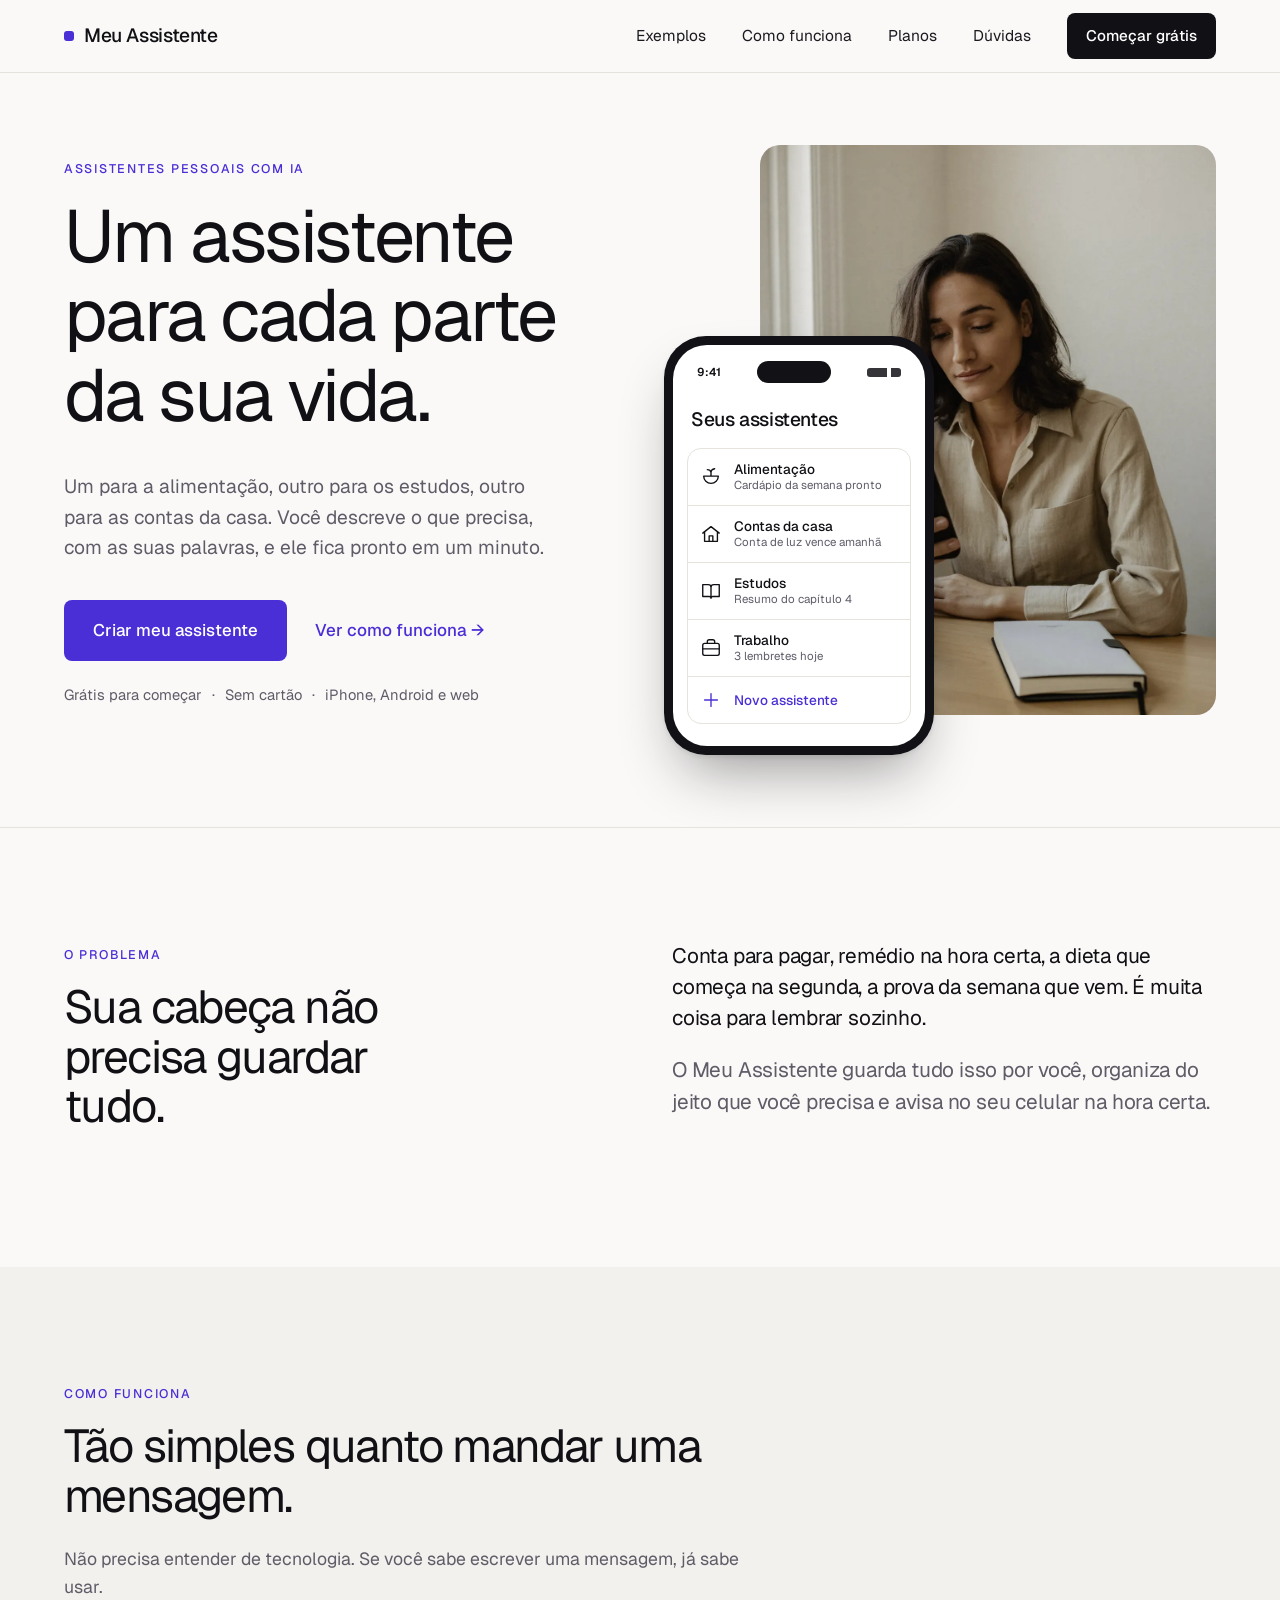
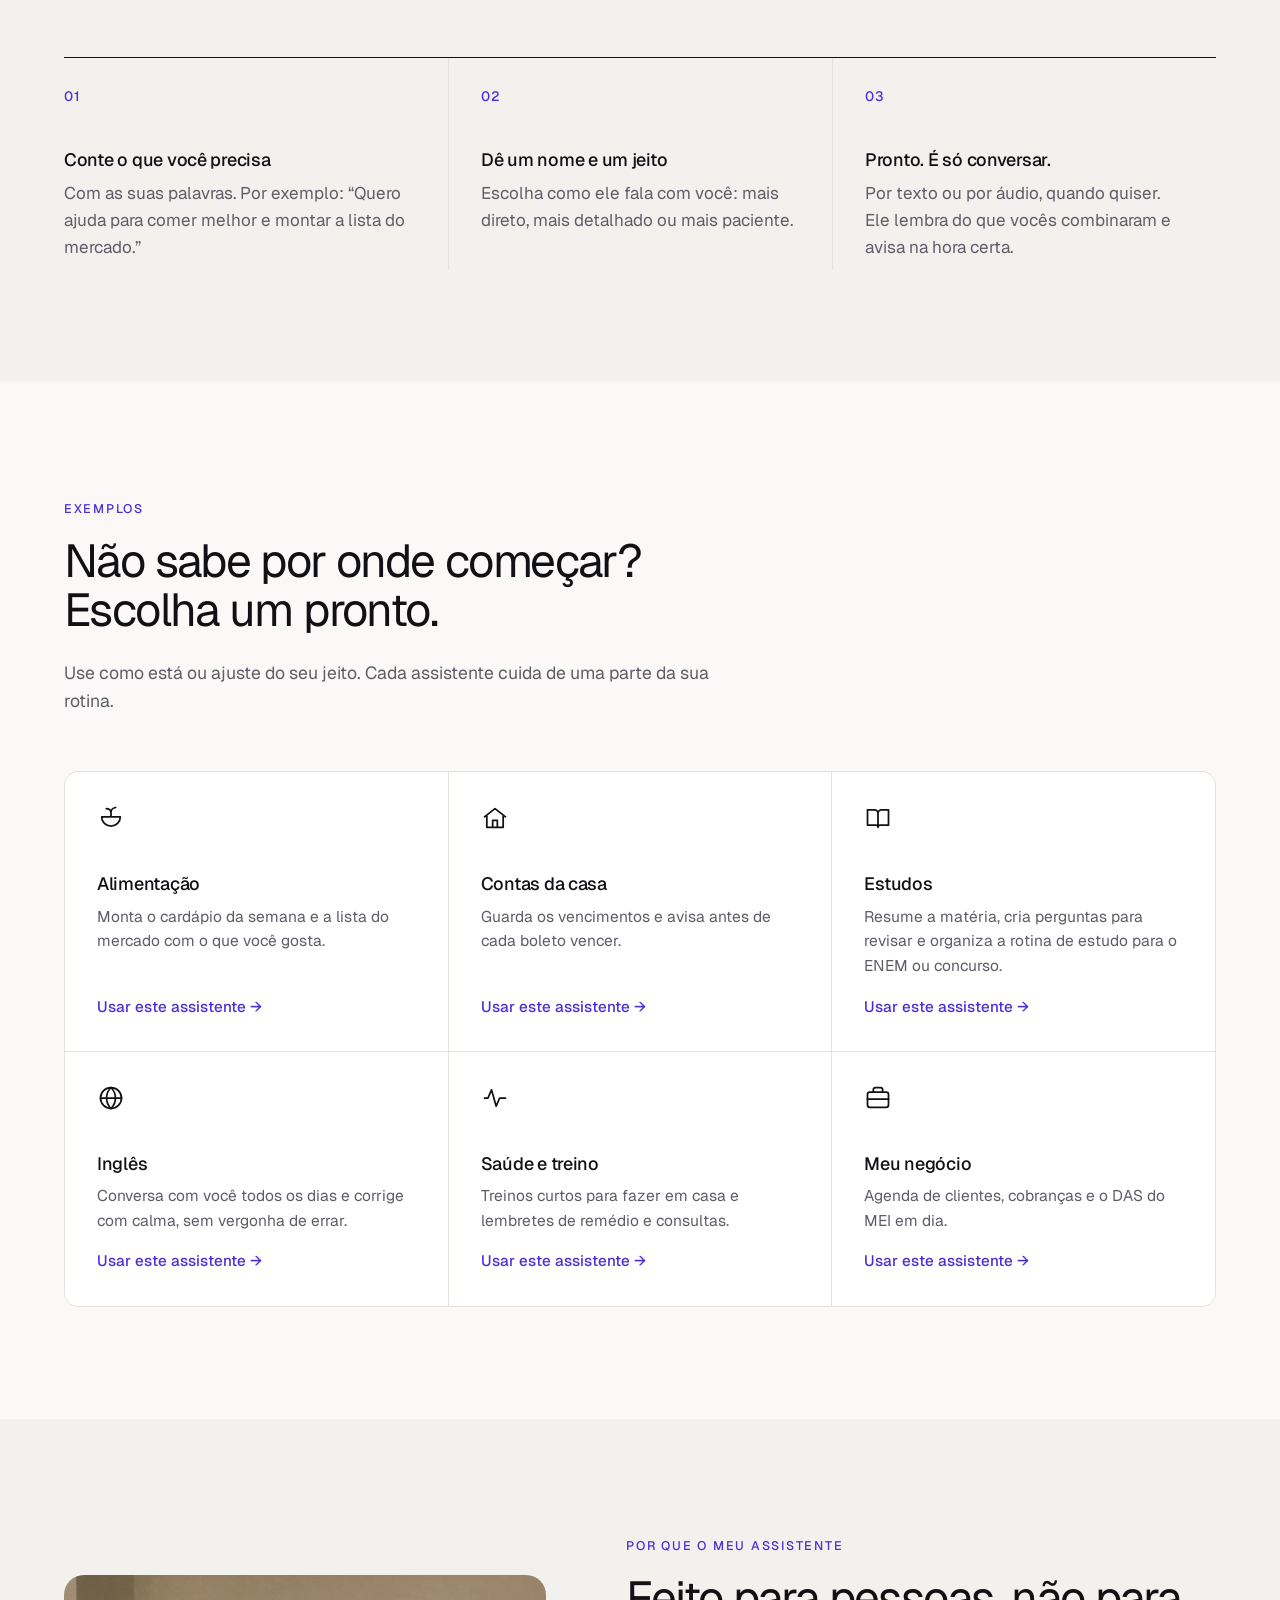
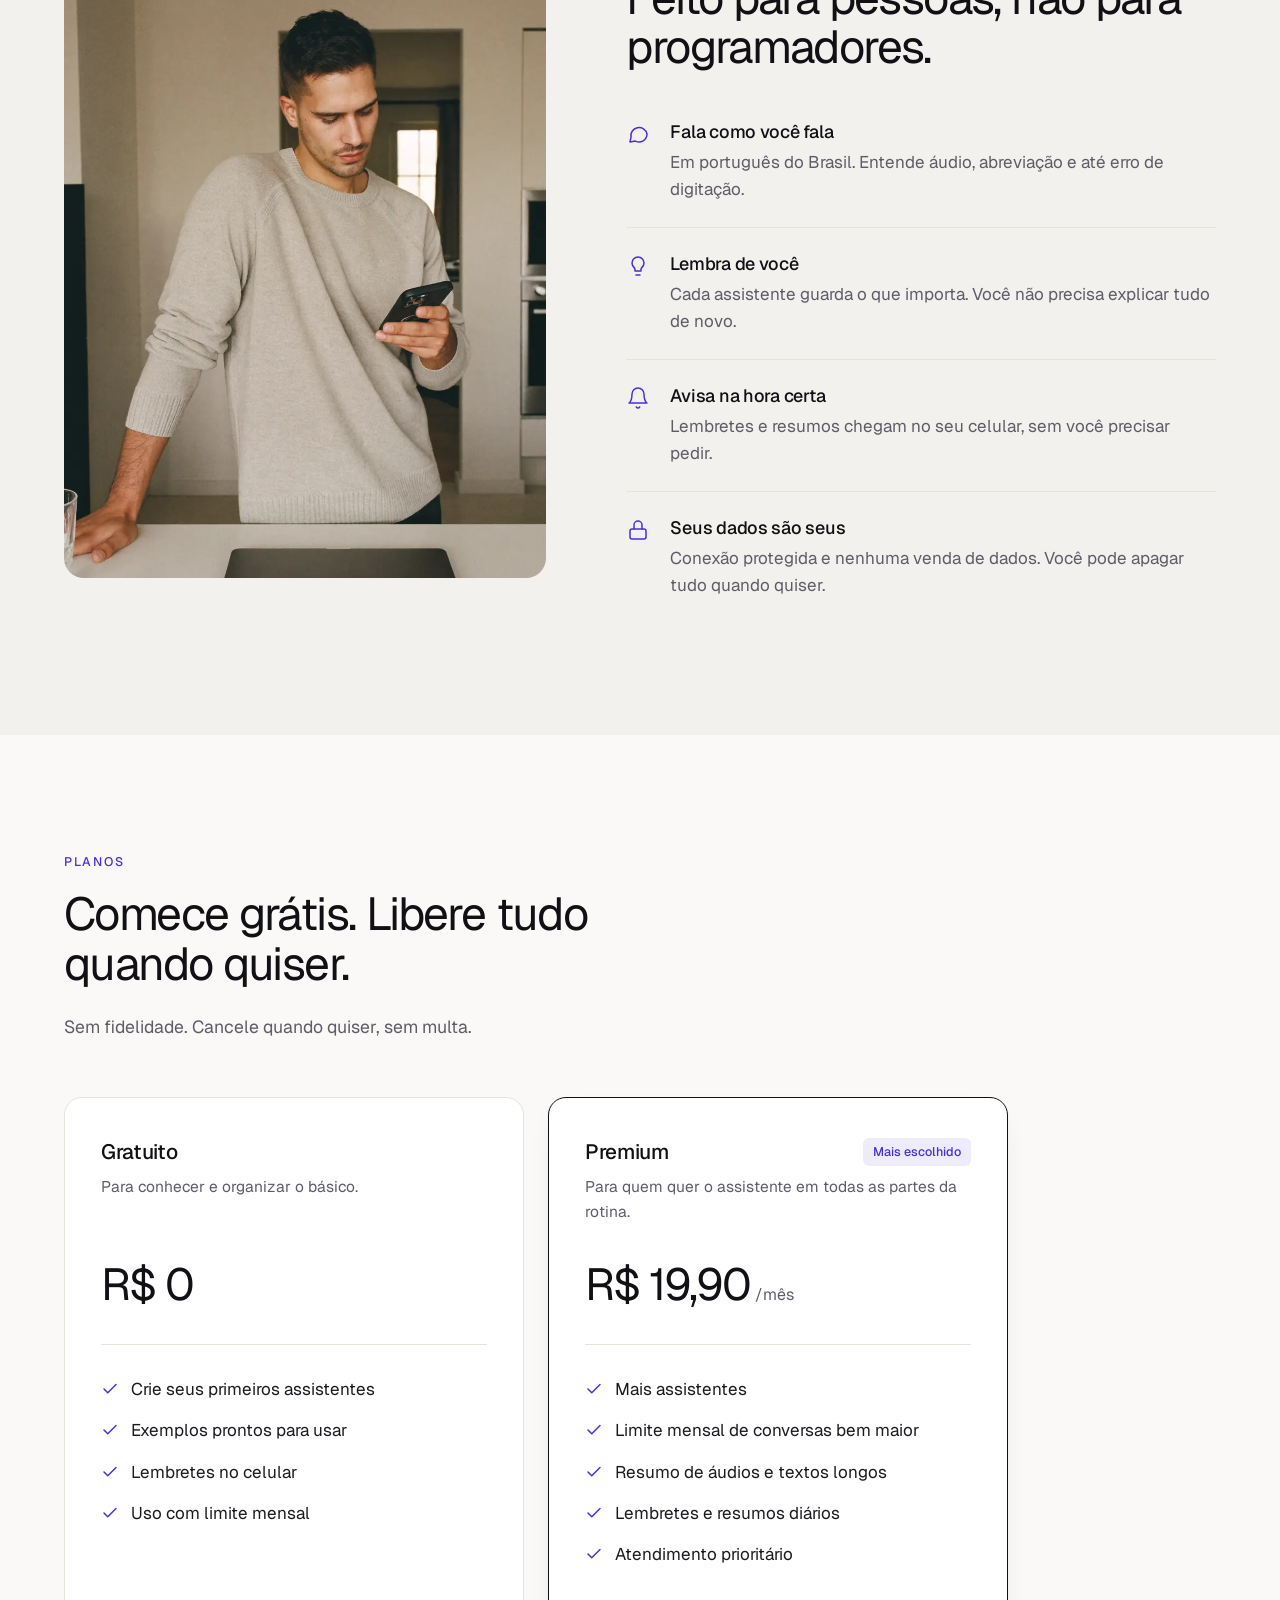
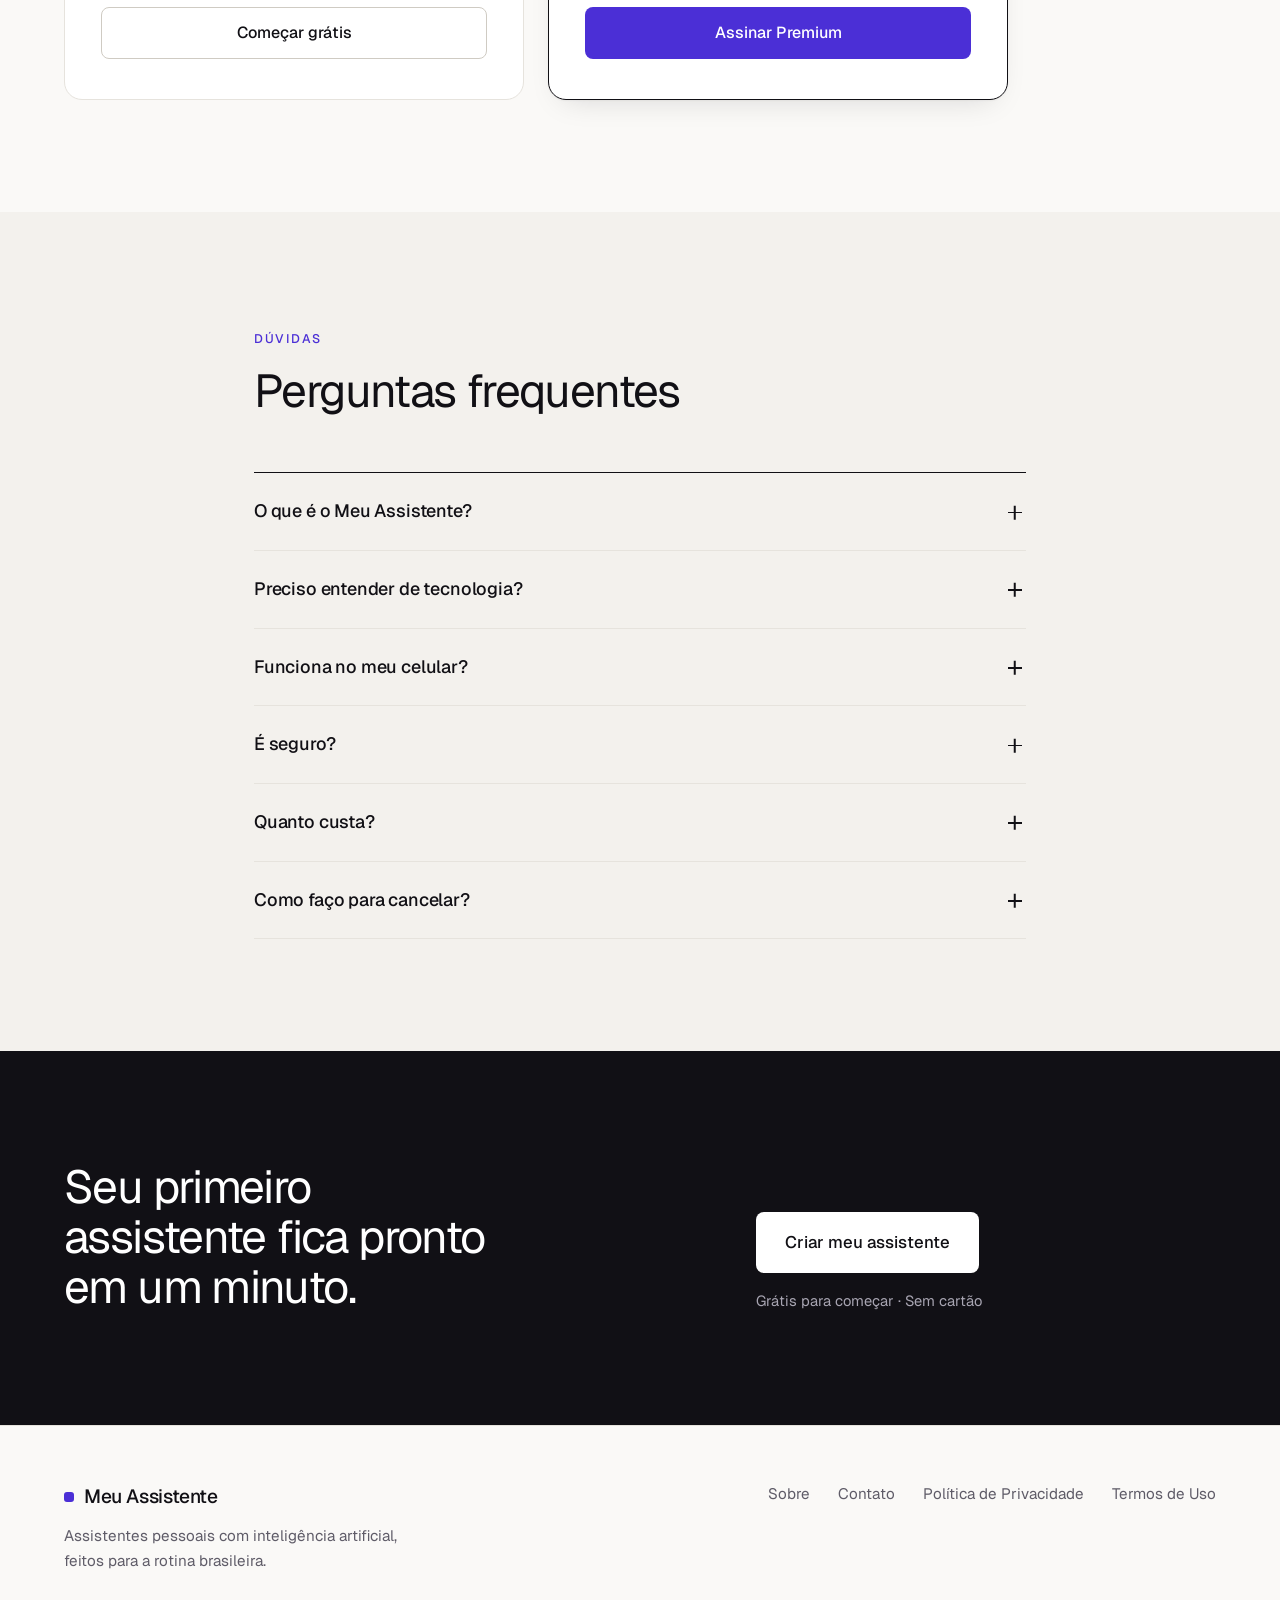
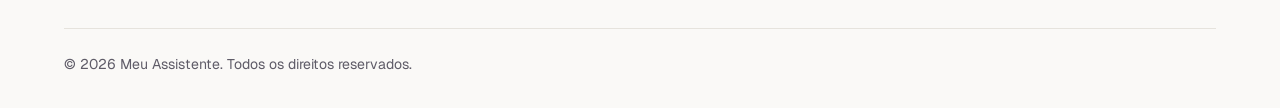
<file: index.html>
<!doctype html>
<html lang="pt-BR">
<head>
  <meta charset="utf-8">
  <meta name="viewport" content="width=device-width, initial-scale=1">
  <title>Meu Assistente — Um assistente com IA para cada parte da sua vida</title>
  <meta name="description" content="Crie assistentes pessoais com inteligência artificial para a alimentação, os estudos, as contas da casa e o trabalho. Você descreve o que precisa e ele fica pronto em um minuto. Grátis para começar.">
  <link rel="canonical" href="https://meuassistente.io/">
  <meta property="og:type" content="website">
  <meta property="og:locale" content="pt_BR">
  <meta property="og:title" content="Meu Assistente — Um assistente para cada parte da sua vida">
  <meta property="og:description" content="Você descreve o que precisa e seu assistente fica pronto em um minuto. Grátis para começar, sem cartão.">
  <meta property="og:url" content="https://meuassistente.io/">
  <meta property="og:image" content="https://meuassistente.io/assets/img/hero.jpg">
  <meta name="theme-color" content="#faf9f7">
  <link rel="icon" href="/assets/favicon.svg" type="image/svg+xml">
  <link rel="preconnect" href="https://fonts.googleapis.com">
  <link rel="preconnect" href="https://fonts.gstatic.com" crossorigin>
  <link href="https://fonts.googleapis.com/css2?family=Geist:wght@300;400;500;600;700&display=swap" rel="stylesheet">
  <link rel="preload" as="image" href="/assets/img/hero.webp" type="image/webp">
  <link rel="stylesheet" href="/assets/styles.css">
</head>
<body>
  <a class="skip-link" href="#conteudo">Pular para o conteúdo</a>

  <header class="site-header">
    <div class="container nav">
      <a class="logo" href="/" aria-label="Meu Assistente — página inicial">
        <span class="logo-dot" aria-hidden="true"></span>Meu Assistente
      </a>
      <button class="nav-toggle" aria-label="Abrir menu" aria-expanded="false" aria-controls="menu">
        <svg width="24" height="24" viewBox="0 0 24 24" fill="none" stroke="currentColor" stroke-width="1.8" stroke-linecap="round"><path d="M4 7h16M4 12h16M4 17h16"/></svg>
      </button>
      <ul class="nav-links" id="menu">
        <li><a href="/#exemplos">Exemplos</a></li>
        <li><a href="/#como-funciona">Como funciona</a></li>
        <li><a href="/#planos">Planos</a></li>
        <li><a href="/#faq">Dúvidas</a></li>
        <li><a class="btn btn-dark" href="https://app.meuassistente.io/cadastro">Começar grátis</a></li>
      </ul>
    </div>
  </header>

  <main id="conteudo">
    <!-- Hero -->
    <section class="hero">
      <div class="container hero-grid">
        <div class="hero-copy">
          <p class="label">Assistentes pessoais com IA</p>
          <h1>Um assistente para cada parte da sua vida.</h1>
          <p class="hero-sub">Um para a alimentação, outro para os estudos, outro para as contas da casa. Você descreve o que precisa, com as suas palavras, e ele fica pronto em um minuto.</p>
          <div class="hero-cta">
            <a class="btn btn-primary btn-lg" href="https://app.meuassistente.io/cadastro">Criar meu assistente</a>
            <a class="link-arrow" href="#como-funciona">Ver como funciona <span aria-hidden="true">→</span></a>
          </div>
          <p class="hero-note">Grátis para começar <span aria-hidden="true">·</span> Sem cartão <span aria-hidden="true">·</span> iPhone, Android e web</p>
        </div>

        <div class="hero-visual">
          <picture>
            <source srcset="/assets/img/hero.webp" type="image/webp">
            <img class="hero-photo" src="/assets/img/hero.jpg" width="1100" height="1467" alt="Mulher sentada à mesa consultando o Meu Assistente no celular">
          </picture>

          <div class="device" role="img" aria-label="Tela do app Meu Assistente mostrando a lista de assistentes">
            <div class="device-screen">
              <div class="device-status"><span>9:41</span><span class="device-island"></span><span class="device-icons"></span></div>
              <p class="device-title">Seus assistentes</p>
              <ul class="device-list">
                <li>
                  <svg viewBox="0 0 24 24"><path d="M4 11h16a8 8 0 0 1-16 0zM12 11V7M12 7c0-2 1.5-3.5 4-4M12 7c-.5-2-2-3-4-3"/></svg>
                  <div><strong>Alimentação</strong><small>Cardápio da semana pronto</small></div>
                </li>
                <li>
                  <svg viewBox="0 0 24 24"><path d="M3 11 12 4l9 7M5 10v10h14V10M10 20v-6h4v6"/></svg>
                  <div><strong>Contas da casa</strong><small>Conta de luz vence amanhã</small></div>
                </li>
                <li>
                  <svg viewBox="0 0 24 24"><path d="M3 5h6a3 3 0 0 1 3 3v12a2 2 0 0 0-2-2H3zM21 5h-6a3 3 0 0 0-3 3v12a2 2 0 0 1 2-2h7z"/></svg>
                  <div><strong>Estudos</strong><small>Resumo do capítulo 4</small></div>
                </li>
                <li>
                  <svg viewBox="0 0 24 24"><rect x="3" y="7" width="18" height="13" rx="2"/><path d="M8 7V5a2 2 0 0 1 2-2h4a2 2 0 0 1 2 2v2M3 13h18"/></svg>
                  <div><strong>Trabalho</strong><small>3 lembretes hoje</small></div>
                </li>
                <li class="device-new">
                  <svg viewBox="0 0 24 24"><path d="M12 5v14M5 12h14"/></svg>
                  <div><strong>Novo assistente</strong></div>
                </li>
              </ul>
            </div>
          </div>
        </div>
      </div>
    </section>

    <!-- Problema -->
    <section class="section section-line" id="por-que">
      <div class="container split">
        <div class="reveal">
          <p class="label">O problema</p>
          <h2>Sua cabeça não precisa guardar tudo.</h2>
        </div>
        <div class="reveal">
          <p class="lead">Conta para pagar, remédio na hora certa, a dieta que começa na segunda, a prova da semana que vem. É muita coisa para lembrar sozinho.</p>
          <p class="lead muted">O Meu Assistente guarda tudo isso por você, organiza do jeito que você precisa e avisa no seu celular na hora certa.</p>
        </div>
      </div>
    </section>

    <!-- Como funciona -->
    <section class="section section-soft" id="como-funciona">
      <div class="container">
        <div class="section-head reveal">
          <p class="label">Como funciona</p>
          <h2>Tão simples quanto mandar uma mensagem.</h2>
          <p>Não precisa entender de tecnologia. Se você sabe escrever uma mensagem, já sabe usar.</p>
        </div>
        <ol class="steps">
          <li class="step reveal">
            <span class="step-num">01</span>
            <h3>Conte o que você precisa</h3>
            <p>Com as suas palavras. Por exemplo: “Quero ajuda para comer melhor e montar a lista do mercado.”</p>
          </li>
          <li class="step reveal">
            <span class="step-num">02</span>
            <h3>Dê um nome e um jeito</h3>
            <p>Escolha como ele fala com você: mais direto, mais detalhado ou mais paciente.</p>
          </li>
          <li class="step reveal">
            <span class="step-num">03</span>
            <h3>Pronto. É só conversar.</h3>
            <p>Por texto ou por áudio, quando quiser. Ele lembra do que vocês combinaram e avisa na hora certa.</p>
          </li>
        </ol>
      </div>
    </section>

    <!-- Exemplos -->
    <section class="section" id="exemplos">
      <div class="container">
        <div class="section-head reveal">
          <p class="label">Exemplos</p>
          <h2>Não sabe por onde começar? Escolha um pronto.</h2>
          <p>Use como está ou ajuste do seu jeito. Cada assistente cuida de uma parte da sua rotina.</p>
        </div>
        <div class="examples">
          <a class="example reveal" href="https://app.meuassistente.io/cadastro">
            <svg viewBox="0 0 24 24"><path d="M4 11h16a8 8 0 0 1-16 0zM12 11V7M12 7c0-2 1.5-3.5 4-4M12 7c-.5-2-2-3-4-3"/></svg>
            <h3>Alimentação</h3>
            <p>Monta o cardápio da semana e a lista do mercado com o que você gosta.</p>
            <span class="example-link">Usar este assistente <span aria-hidden="true">→</span></span>
          </a>
          <a class="example reveal" href="https://app.meuassistente.io/cadastro">
            <svg viewBox="0 0 24 24"><path d="M3 11 12 4l9 7M5 10v10h14V10M10 20v-6h4v6"/></svg>
            <h3>Contas da casa</h3>
            <p>Guarda os vencimentos e avisa antes de cada boleto vencer.</p>
            <span class="example-link">Usar este assistente <span aria-hidden="true">→</span></span>
          </a>
          <a class="example reveal" href="https://app.meuassistente.io/cadastro">
            <svg viewBox="0 0 24 24"><path d="M3 5h6a3 3 0 0 1 3 3v12a2 2 0 0 0-2-2H3zM21 5h-6a3 3 0 0 0-3 3v12a2 2 0 0 1 2-2h7z"/></svg>
            <h3>Estudos</h3>
            <p>Resume a matéria, cria perguntas para revisar e organiza a rotina de estudo para o ENEM ou concurso.</p>
            <span class="example-link">Usar este assistente <span aria-hidden="true">→</span></span>
          </a>
          <a class="example reveal" href="https://app.meuassistente.io/cadastro">
            <svg viewBox="0 0 24 24"><circle cx="12" cy="12" r="9"/><path d="M3 12h18M12 3c2.5 2.5 3.8 5.5 3.8 9s-1.3 6.5-3.8 9c-2.5-2.5-3.8-5.5-3.8-9S9.5 5.5 12 3z"/></svg>
            <h3>Inglês</h3>
            <p>Conversa com você todos os dias e corrige com calma, sem vergonha de errar.</p>
            <span class="example-link">Usar este assistente <span aria-hidden="true">→</span></span>
          </a>
          <a class="example reveal" href="https://app.meuassistente.io/cadastro">
            <svg viewBox="0 0 24 24"><path d="M3 12h3l3-7 4 14 3-7h5"/></svg>
            <h3>Saúde e treino</h3>
            <p>Treinos curtos para fazer em casa e lembretes de remédio e consultas.</p>
            <span class="example-link">Usar este assistente <span aria-hidden="true">→</span></span>
          </a>
          <a class="example reveal" href="https://app.meuassistente.io/cadastro">
            <svg viewBox="0 0 24 24"><rect x="3" y="7" width="18" height="13" rx="2"/><path d="M8 7V5a2 2 0 0 1 2-2h4a2 2 0 0 1 2 2v2M3 13h18"/></svg>
            <h3>Meu negócio</h3>
            <p>Agenda de clientes, cobranças e o DAS do MEI em dia.</p>
            <span class="example-link">Usar este assistente <span aria-hidden="true">→</span></span>
          </a>
        </div>
      </div>
    </section>

    <!-- Diferenciais -->
    <section class="section section-soft" id="diferenciais">
      <div class="container feature-split">
        <div class="feature-photo reveal">
          <picture>
            <source srcset="/assets/img/rotina.webp" type="image/webp">
            <img src="/assets/img/rotina.jpg" width="900" height="1200" loading="lazy" alt="Homem em pé na cozinha consultando o celular">
          </picture>
        </div>
        <div>
          <div class="reveal">
            <p class="label">Por que o Meu Assistente</p>
            <h2>Feito para pessoas, não para programadores.</h2>
          </div>
          <ul class="benefits">
            <li class="reveal">
              <svg viewBox="0 0 24 24"><path d="M21 12a8 8 0 0 1-11.6 7.1L4 20l1-4.6A8 8 0 1 1 21 12z"/></svg>
              <div><h3>Fala como você fala</h3><p>Em português do Brasil. Entende áudio, abreviação e até erro de digitação.</p></div>
            </li>
            <li class="reveal">
              <svg viewBox="0 0 24 24"><path d="M12 3a6 6 0 0 0-6 6c0 2.2 1.2 3.6 2.2 4.6.6.6.8 1.2.8 2V17h6v-1.4c0-.8.2-1.4.8-2 1-1 2.2-2.4 2.2-4.6a6 6 0 0 0-6-6zM10 21h4"/></svg>
              <div><h3>Lembra de você</h3><p>Cada assistente guarda o que importa. Você não precisa explicar tudo de novo.</p></div>
            </li>
            <li class="reveal">
              <svg viewBox="0 0 24 24"><path d="M18 8a6 6 0 0 0-12 0c0 7-3 9-3 9h18s-3-2-3-9M13.7 21a2 2 0 0 1-3.4 0"/></svg>
              <div><h3>Avisa na hora certa</h3><p>Lembretes e resumos chegam no seu celular, sem você precisar pedir.</p></div>
            </li>
            <li class="reveal">
              <svg viewBox="0 0 24 24"><rect x="4" y="11" width="16" height="10" rx="2"/><path d="M8 11V7a4 4 0 0 1 8 0v4"/></svg>
              <div><h3>Seus dados são seus</h3><p>Conexão protegida e nenhuma venda de dados. Você pode apagar tudo quando quiser.</p></div>
            </li>
          </ul>
        </div>
      </div>
    </section>

    <!-- Planos -->
    <section class="section" id="planos">
      <div class="container">
        <div class="section-head reveal">
          <p class="label">Planos</p>
          <h2>Comece grátis. Libere tudo quando quiser.</h2>
          <p>Sem fidelidade. Cancele quando quiser, sem multa.</p>
        </div>
        <div class="pricing">
          <div class="plan reveal">
            <h3>Gratuito</h3>
            <p class="plan-desc">Para conhecer e organizar o básico.</p>
            <div class="plan-price">R$ 0</div>
            <ul>
              <li><svg viewBox="0 0 24 24"><path d="M20 6 9 17l-5-5"/></svg>Crie seus primeiros assistentes</li>
              <li><svg viewBox="0 0 24 24"><path d="M20 6 9 17l-5-5"/></svg>Exemplos prontos para usar</li>
              <li><svg viewBox="0 0 24 24"><path d="M20 6 9 17l-5-5"/></svg>Lembretes no celular</li>
              <li><svg viewBox="0 0 24 24"><path d="M20 6 9 17l-5-5"/></svg>Uso com limite mensal</li>
            </ul>
            <a class="btn btn-outline btn-block" href="https://app.meuassistente.io/cadastro">Começar grátis</a>
          </div>
          <div class="plan featured reveal">
            <span class="plan-badge">Mais escolhido</span>
            <h3>Premium</h3>
            <p class="plan-desc">Para quem quer o assistente em todas as partes da rotina.</p>
            <div class="plan-price">R$ 19,90<span>/mês</span></div>
            <ul>
              <li><svg viewBox="0 0 24 24"><path d="M20 6 9 17l-5-5"/></svg>Mais assistentes</li>
              <li><svg viewBox="0 0 24 24"><path d="M20 6 9 17l-5-5"/></svg>Limite mensal de conversas bem maior</li>
              <li><svg viewBox="0 0 24 24"><path d="M20 6 9 17l-5-5"/></svg>Resumo de áudios e textos longos</li>
              <li><svg viewBox="0 0 24 24"><path d="M20 6 9 17l-5-5"/></svg>Lembretes e resumos diários</li>
              <li><svg viewBox="0 0 24 24"><path d="M20 6 9 17l-5-5"/></svg>Atendimento prioritário</li>
            </ul>
            <a class="btn btn-primary btn-block" href="https://app.meuassistente.io/cadastro?plano=premium">Assinar Premium</a>
          </div>
        </div>
      </div>
    </section>

    <!-- FAQ -->
    <section class="section section-soft" id="faq">
      <div class="container narrow">
        <div class="section-head reveal">
          <p class="label">Dúvidas</p>
          <h2>Perguntas frequentes</h2>
        </div>
        <div class="faq reveal">
          <details>
            <summary>O que é o Meu Assistente?</summary>
            <p>É um app em que você cria assistentes pessoais com inteligência artificial, cada um para uma parte da sua vida: alimentação, estudos, contas, trabalho e o que mais precisar. Você conversa com eles por texto ou áudio, e eles organizam as coisas e te avisam na hora certa.</p>
          </details>
          <details>
            <summary>Preciso entender de tecnologia?</summary>
            <p>Não. Você explica o que precisa com as suas palavras, como faria com uma pessoa, e o assistente fica pronto. Se você sabe mandar uma mensagem no celular, já sabe tudo o que precisa.</p>
          </details>
          <details>
            <summary>Funciona no meu celular?</summary>
            <p>Sim. O Meu Assistente funciona no iPhone, no Android e no computador, pelo navegador.</p>
          </details>
          <details>
            <summary>É seguro?</summary>
            <p>Sim. Seguimos a Lei Geral de Proteção de Dados (LGPD), usamos conexões criptografadas e coletamos apenas o necessário para o serviço funcionar. Não vendemos seus dados, e você pode pedir a exclusão das suas informações a qualquer momento. Saiba mais na nossa <a href="/privacidade.html">Política de Privacidade</a>.</p>
          </details>
          <details>
            <summary>Quanto custa?</summary>
            <p>Você pode começar grátis, sem cartão. O plano Premium custa R$ 19,90 por mês e libera mais assistentes, um limite de conversas bem maior e os recursos extras.</p>
          </details>
          <details>
            <summary>Como faço para cancelar?</summary>
            <p>Quando quiser, sem multa e sem burocracia: pela área da sua conta ou pelo e-mail <a href="mailto:contato@meuassistente.io">contato@meuassistente.io</a>. Depois do cancelamento, você continua com o Premium até o fim do período já pago.</p>
          </details>
        </div>
      </div>
    </section>

    <!-- CTA final -->
    <section class="cta-band">
      <div class="container cta-inner">
        <h2>Seu primeiro assistente fica pronto em um minuto.</h2>
        <div class="cta-actions">
          <a class="btn btn-light btn-lg" href="https://app.meuassistente.io/cadastro">Criar meu assistente</a>
          <p>Grátis para começar · Sem cartão</p>
        </div>
      </div>
    </section>
  </main>

  <footer class="site-footer">
    <div class="container">
      <div class="footer-grid">
        <div>
          <a class="logo" href="/"><span class="logo-dot" aria-hidden="true"></span>Meu Assistente</a>
          <p>Assistentes pessoais com inteligência artificial, feitos para a rotina brasileira.</p>
        </div>
        <ul class="footer-links">
          <li><a href="/sobre.html">Sobre</a></li>
          <li><a href="/contato.html">Contato</a></li>
          <li><a href="/privacidade.html">Política de Privacidade</a></li>
          <li><a href="/termos.html">Termos de Uso</a></li>
        </ul>
      </div>
      <div class="copyright">© 2026 Meu Assistente. Todos os direitos reservados.</div>
    </div>
  </footer>

  <script src="/assets/main.js" defer></script>
</body>
</html>
</file>
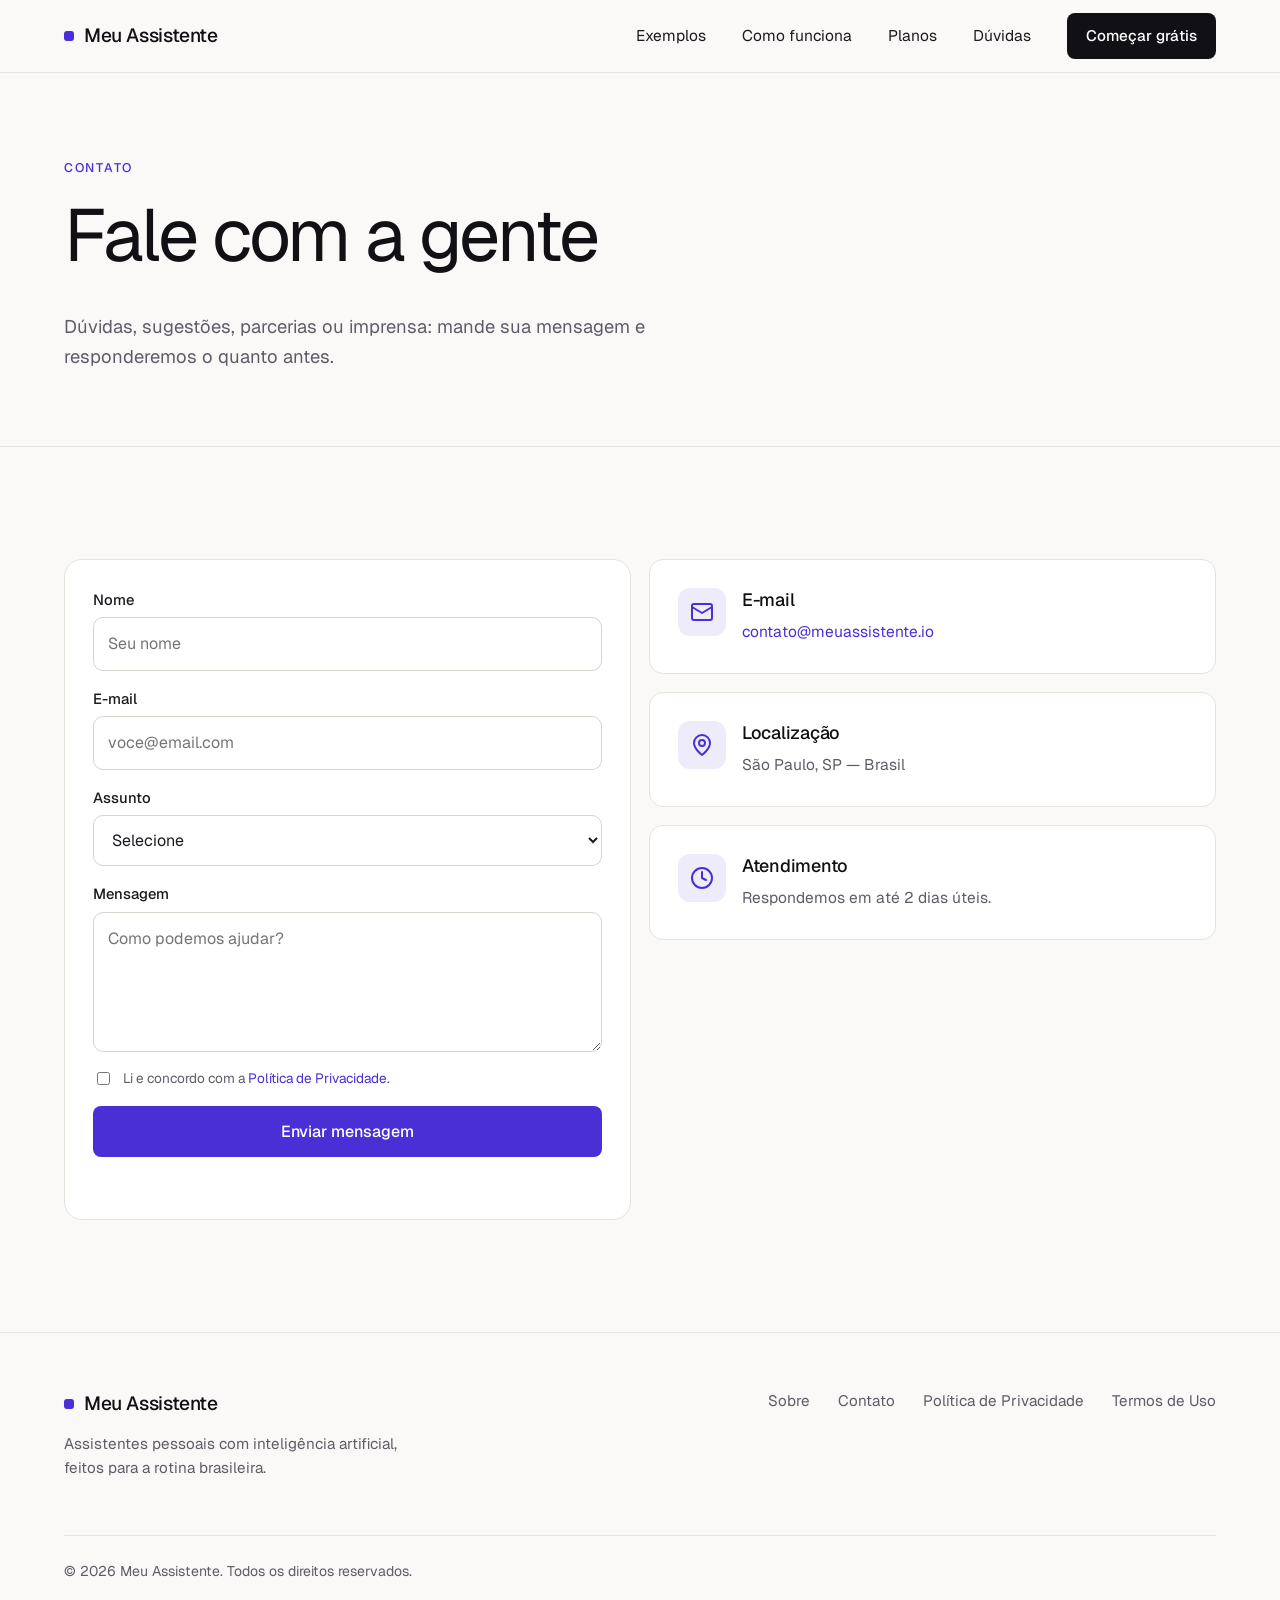
<file: contato.html>
<!doctype html>
<html lang="pt-BR">
<head>
  <meta charset="utf-8">
  <meta name="viewport" content="width=device-width, initial-scale=1">
  <title>Contato — Meu Assistente</title>
  <meta name="description" content="Fale com a equipe do Meu Assistente: contato@meuassistente.io.">
  <link rel="canonical" href="https://meuassistente.io/contato.html">
  <meta property="og:type" content="website">
  <meta property="og:locale" content="pt_BR">
  <meta property="og:title" content="Contato — Meu Assistente">
  <meta property="og:description" content="Fale com a equipe do Meu Assistente: contato@meuassistente.io.">
  <meta property="og:url" content="https://meuassistente.io/contato.html">
  <meta name="theme-color" content="#faf9f7">
  <link rel="icon" href="/assets/favicon.svg" type="image/svg+xml">
  <link rel="preconnect" href="https://fonts.googleapis.com">
  <link rel="preconnect" href="https://fonts.gstatic.com" crossorigin>
  <link href="https://fonts.googleapis.com/css2?family=Geist:wght@300;400;500;600;700&display=swap" rel="stylesheet">
  <link rel="stylesheet" href="/assets/styles.css">
</head>
<body>
  <a class="skip-link" href="#conteudo">Pular para o conteúdo</a>

  <header class="site-header">
    <div class="container nav">
      <a class="logo" href="/" aria-label="Meu Assistente — página inicial">
        <span class="logo-mark"><svg width="20" height="20" viewBox="0 0 24 24" fill="none" stroke="currentColor" stroke-width="2.2" stroke-linecap="round" stroke-linejoin="round"><path d="M21 12a8 8 0 0 1-11.6 7.1L4 20l1-4.6A8 8 0 1 1 21 12z"/></svg></span>
        Meu Assistente
      </a>
      <button class="nav-toggle" aria-label="Abrir menu" aria-expanded="false" aria-controls="menu">
        <svg width="26" height="26" viewBox="0 0 24 24" fill="none" stroke="currentColor" stroke-width="2" stroke-linecap="round"><path d="M4 7h16M4 12h16M4 17h16"/></svg>
      </button>
      <ul class="nav-links" id="menu">
        <li><a href="/#exemplos">Exemplos</a></li>
        <li><a href="/#como-funciona">Como funciona</a></li>
        <li><a href="/#planos">Planos</a></li>
        <li><a href="/#faq">Dúvidas</a></li>
        <li><a class="btn btn-dark" href="https://app.meuassistente.io/cadastro">Começar grátis</a></li>
      </ul>
    </div>
  </header>

  <main id="conteudo">
    <section class="page-hero">
      <div class="container">
        <span class="eyebrow">Contato</span>
        <h1>Fale com a gente</h1>
        <p>Dúvidas, sugestões, parcerias ou imprensa: mande sua mensagem e responderemos o quanto antes.</p>
      </div>
    </section>

    <section class="section">
      <div class="container two-col contact-info">
        <form class="form" data-form="contact" novalidate>
          <div class="field">
            <label for="c-nome">Nome</label>
            <input id="c-nome" name="nome" type="text" autocomplete="name" placeholder="Seu nome" required>
          </div>
          <div class="field">
            <label for="c-email">E-mail</label>
            <input id="c-email" name="email" type="email" autocomplete="email" placeholder="voce@email.com" required>
          </div>
          <div class="field">
            <label for="c-assunto">Assunto</label>
            <select id="c-assunto" name="assunto" required>
              <option value="">Selecione</option>
              <option>Dúvida sobre o serviço</option>
              <option>Sugestão</option>
              <option>Privacidade e dados pessoais</option>
              <option>Parcerias</option>
              <option>Imprensa</option>
              <option>Outro</option>
            </select>
          </div>
          <div class="field">
            <label for="c-msg">Mensagem</label>
            <textarea id="c-msg" name="mensagem" placeholder="Como podemos ajudar?" required></textarea>
          </div>
          <input class="hp" type="text" name="_honey" tabindex="-1" autocomplete="off" aria-hidden="true">
          <label class="consent">
            <input type="checkbox" name="consentimento" value="sim" required>
            <span>Li e concordo com a <a href="/privacidade.html">Política de Privacidade</a>.</span>
          </label>
          <button class="btn btn-primary btn-block" type="submit">Enviar mensagem</button>
          <p class="form-status" role="status" aria-live="polite"></p>
        </form>

        <div class="contact-info">
          <div class="card">
            <div class="icon"><svg width="24" height="24" viewBox="0 0 24 24" fill="none" stroke="currentColor" stroke-width="2" stroke-linecap="round" stroke-linejoin="round"><rect x="2" y="4" width="20" height="16" rx="2"/><path d="m22 7-10 6L2 7"/></svg></div>
            <div>
              <h3>E-mail</h3>
              <p><a href="mailto:contato@meuassistente.io">contato@meuassistente.io</a></p>
            </div>
          </div>
          <div class="card">
            <div class="icon"><svg width="24" height="24" viewBox="0 0 24 24" fill="none" stroke="currentColor" stroke-width="2" stroke-linecap="round" stroke-linejoin="round"><path d="M20 10c0 6-8 12-8 12s-8-6-8-12a8 8 0 0 1 16 0z"/><circle cx="12" cy="10" r="3"/></svg></div>
            <div>
              <h3>Localização</h3>
              <p>São Paulo, SP — Brasil</p>
            </div>
          </div>
          <div class="card">
            <div class="icon"><svg width="24" height="24" viewBox="0 0 24 24" fill="none" stroke="currentColor" stroke-width="2" stroke-linecap="round" stroke-linejoin="round"><circle cx="12" cy="12" r="10"/><path d="M12 6v6l4 2"/></svg></div>
            <div>
              <h3>Atendimento</h3>
              <p>Respondemos em até 2 dias úteis.</p>
            </div>
          </div>
        </div>
      </div>
    </section>
  </main>

  <footer class="site-footer">
    <div class="container">
      <div class="footer-grid">
        <div>
          <a class="logo" href="/">
            <span class="logo-mark"><svg width="20" height="20" viewBox="0 0 24 24" fill="none" stroke="currentColor" stroke-width="2.2" stroke-linecap="round" stroke-linejoin="round"><path d="M21 12a8 8 0 0 1-11.6 7.1L4 20l1-4.6A8 8 0 1 1 21 12z"/></svg></span>
            Meu Assistente
          </a>
          <p>Assistentes pessoais com inteligência artificial, feitos para a rotina brasileira.</p>
        </div>
        <ul class="footer-links">
          <li><a href="/sobre.html">Sobre</a></li>
          <li><a href="/contato.html">Contato</a></li>
          <li><a href="/privacidade.html">Política de Privacidade</a></li>
          <li><a href="/termos.html">Termos de Uso</a></li>
        </ul>
      </div>
      <div class="copyright">© 2026 Meu Assistente. Todos os direitos reservados.</div>
    </div>
  </footer>

  <script src="/assets/main.js" defer></script>
</body>
</html>
</file>
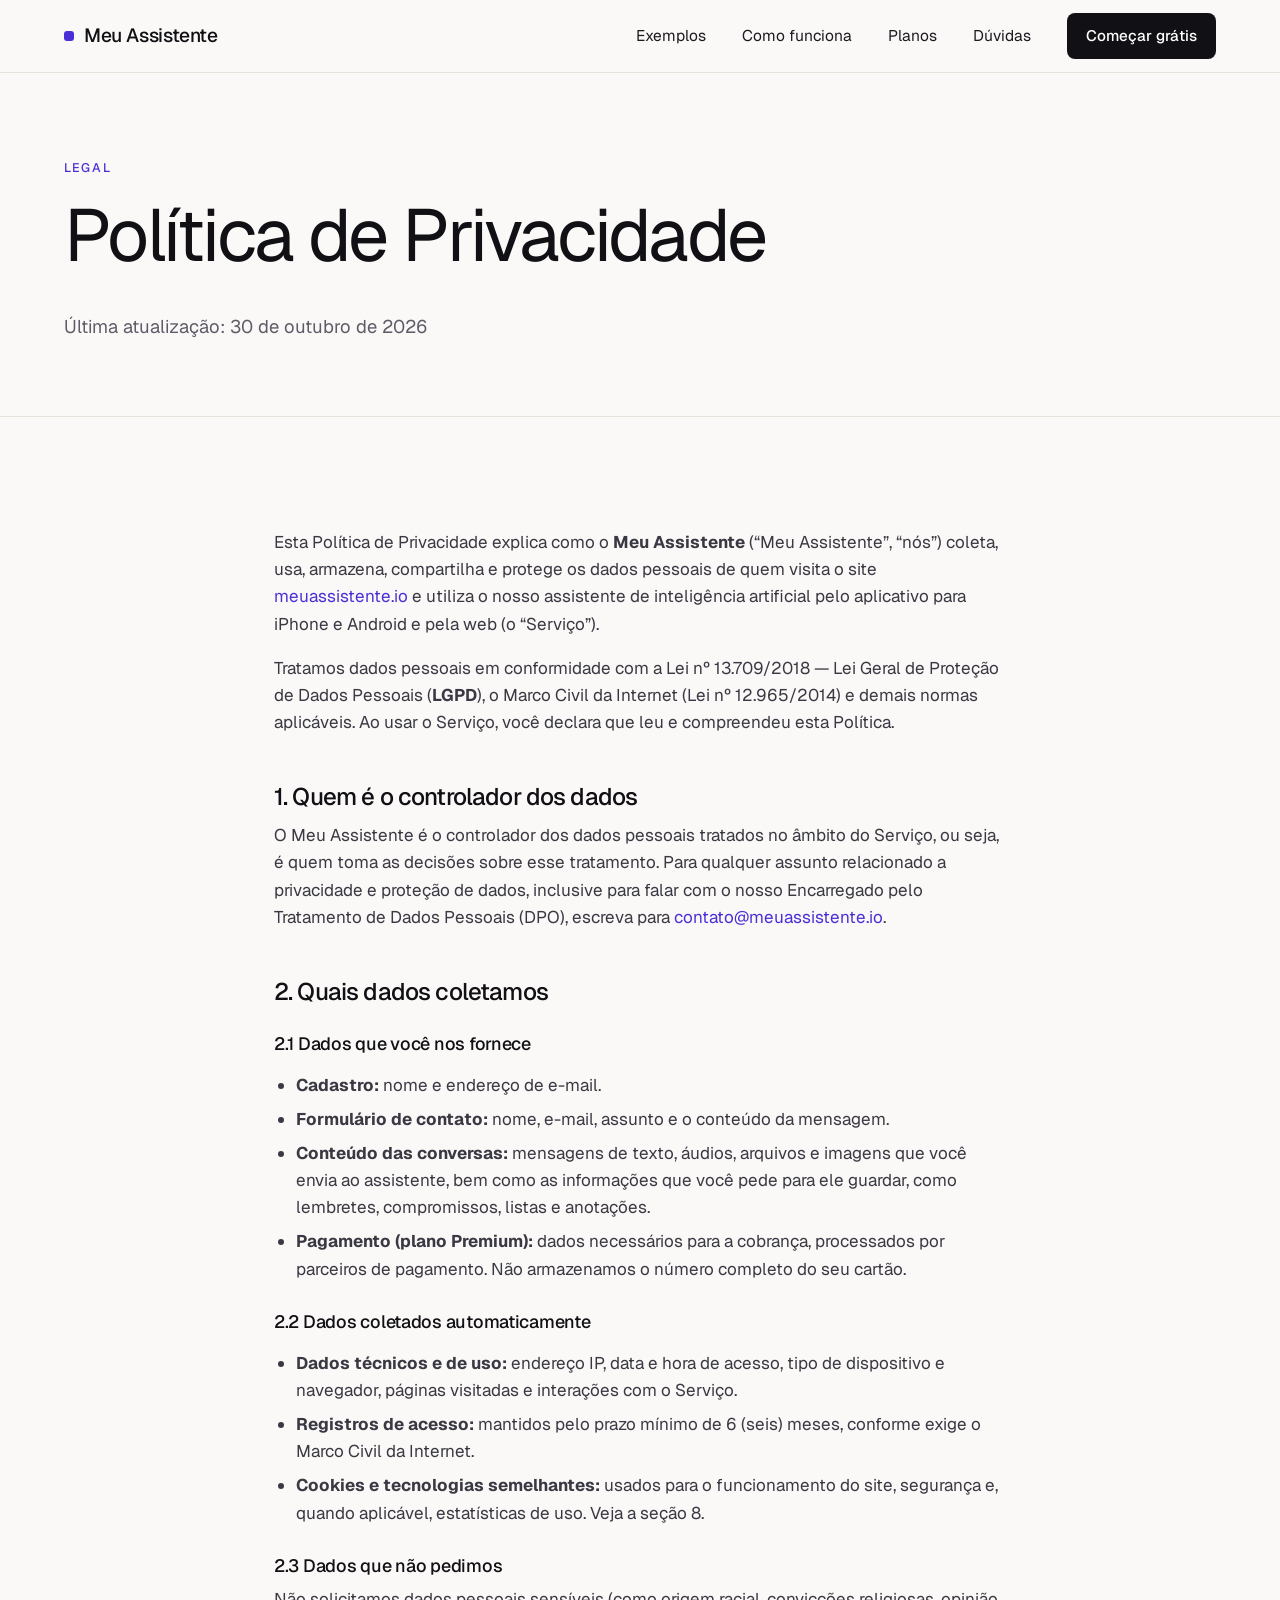
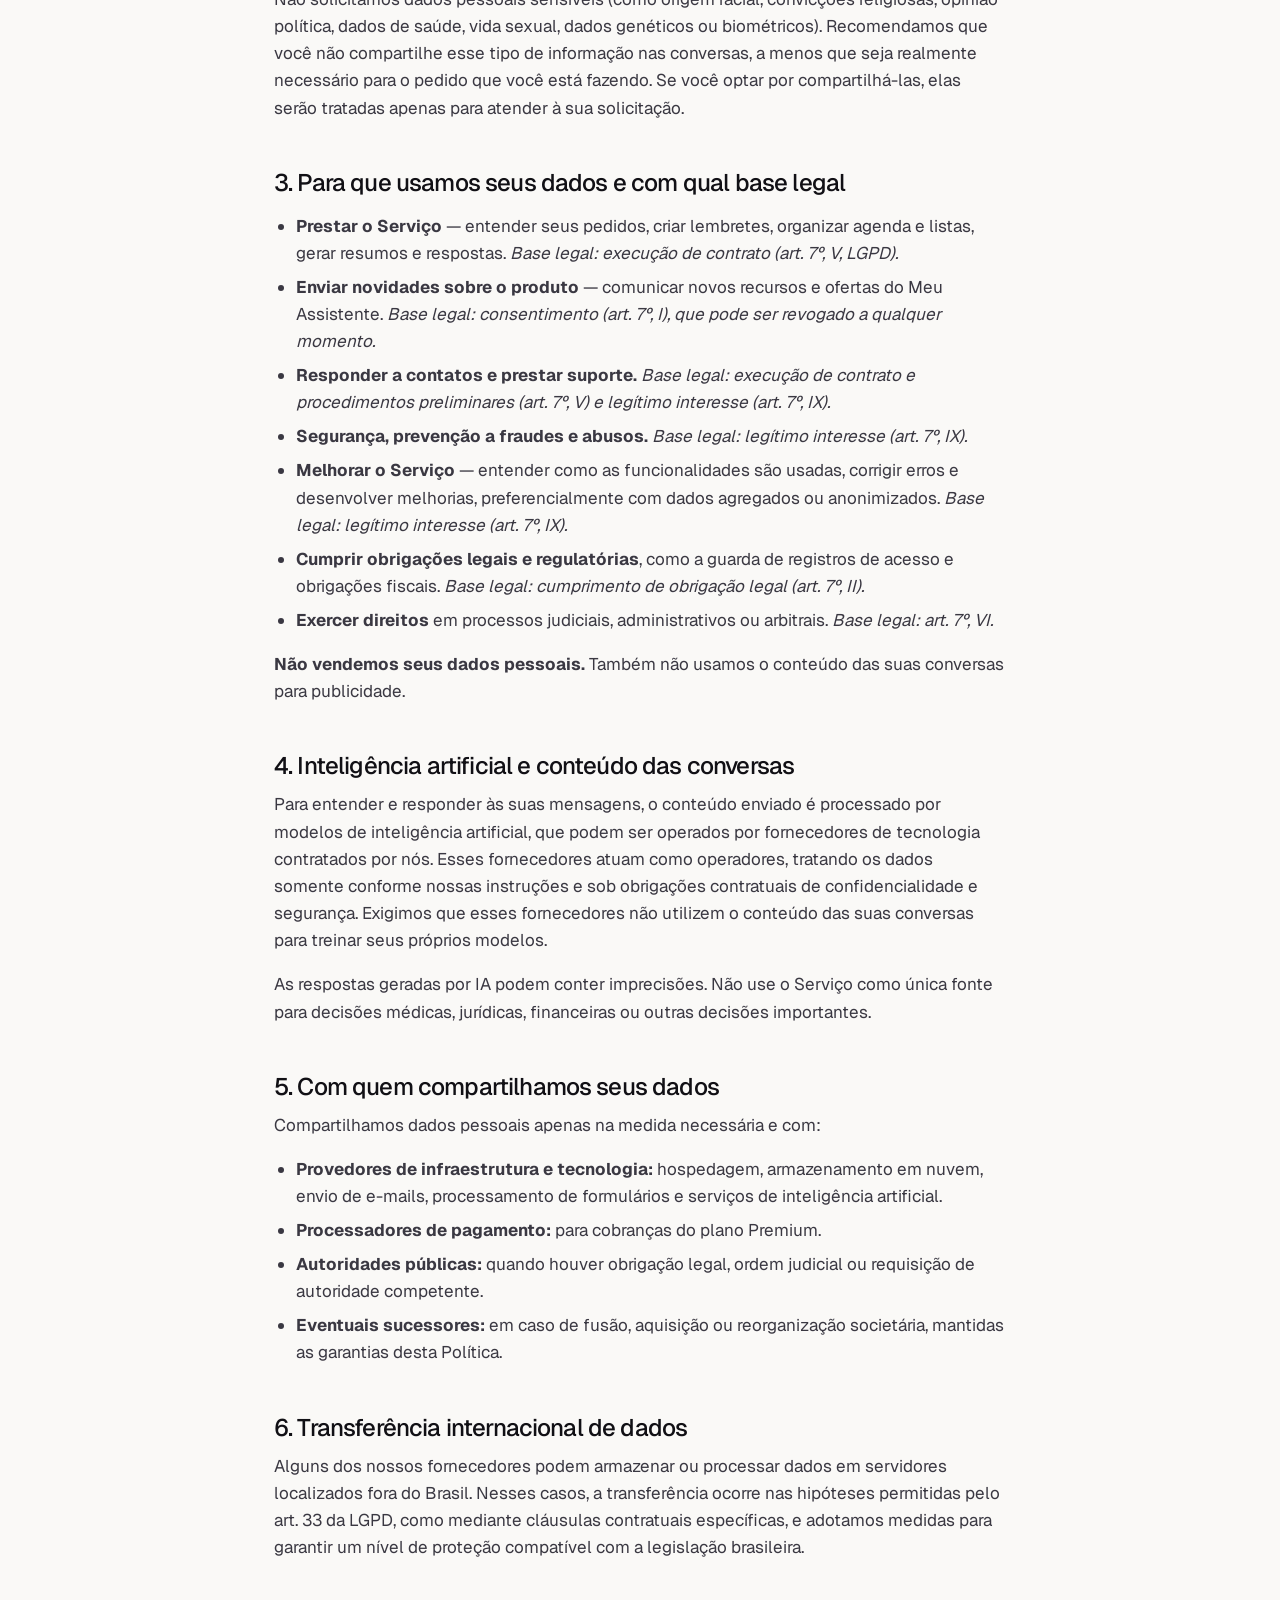
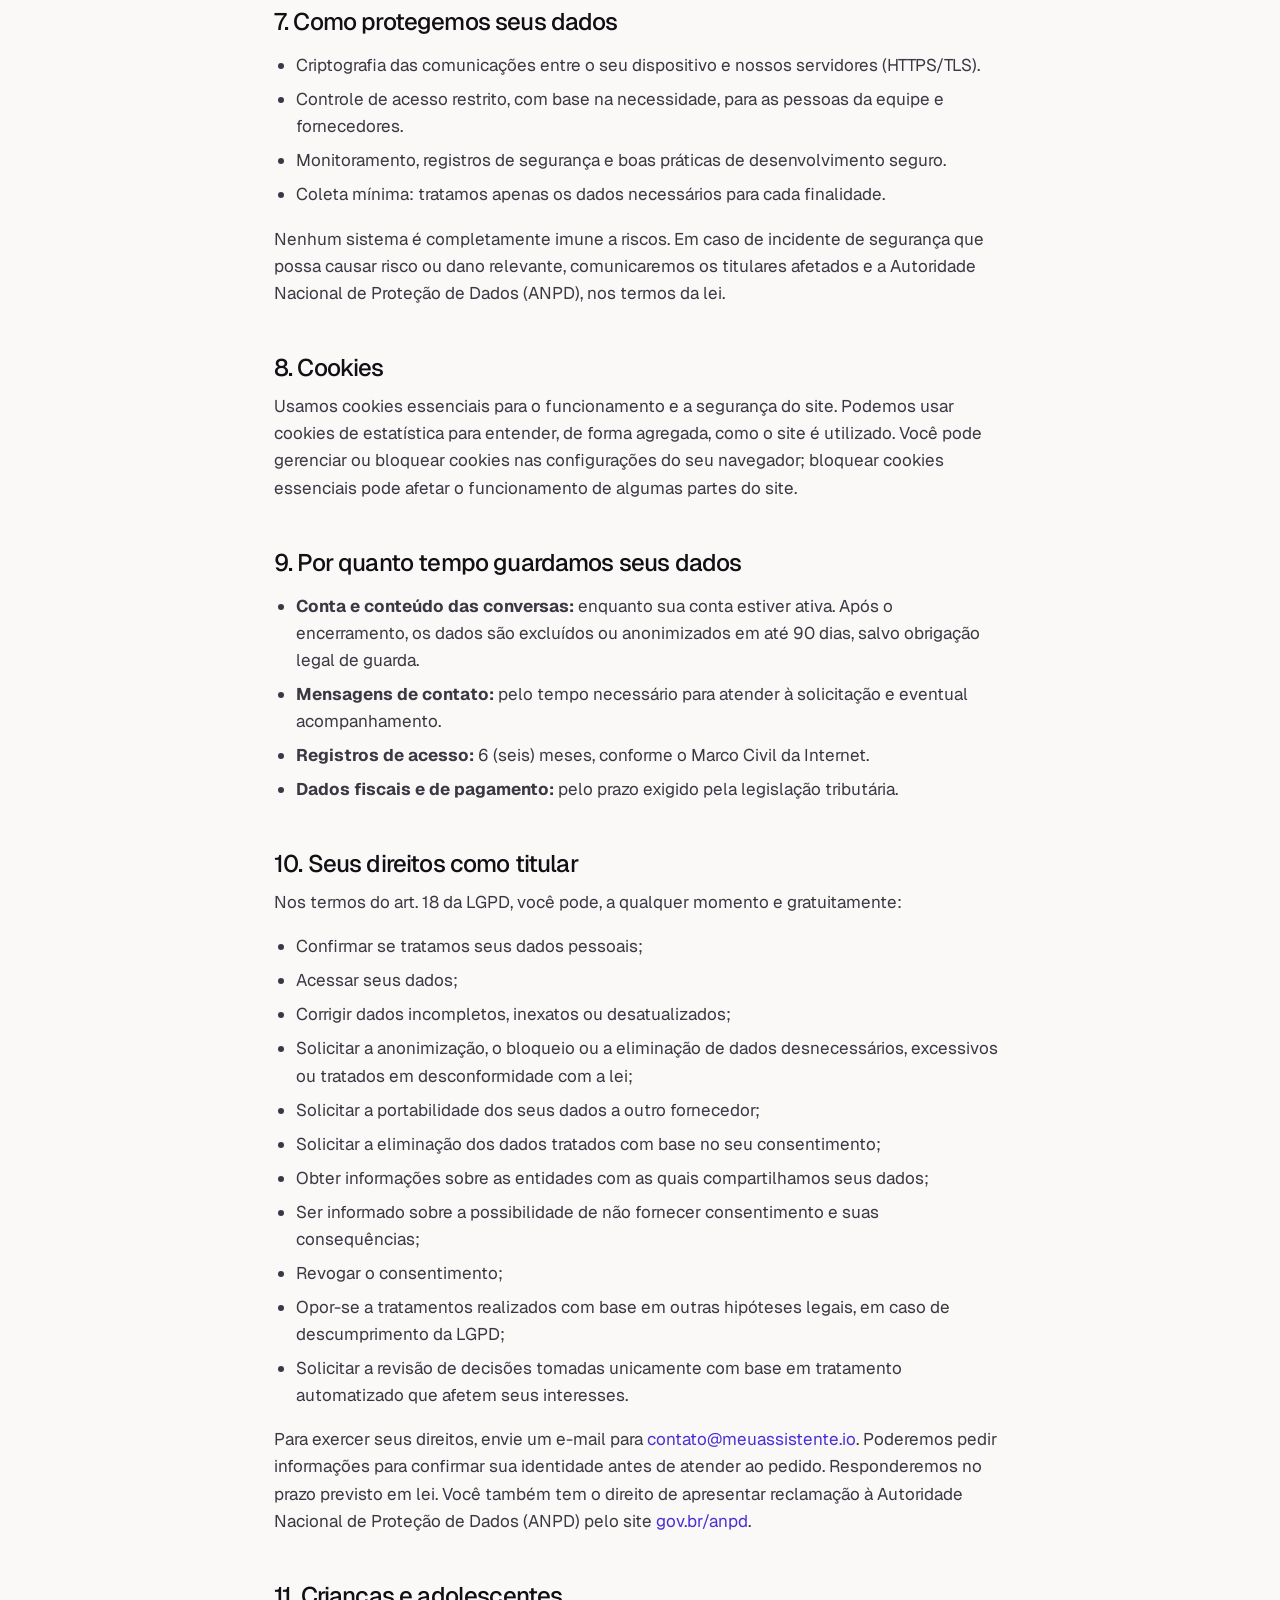
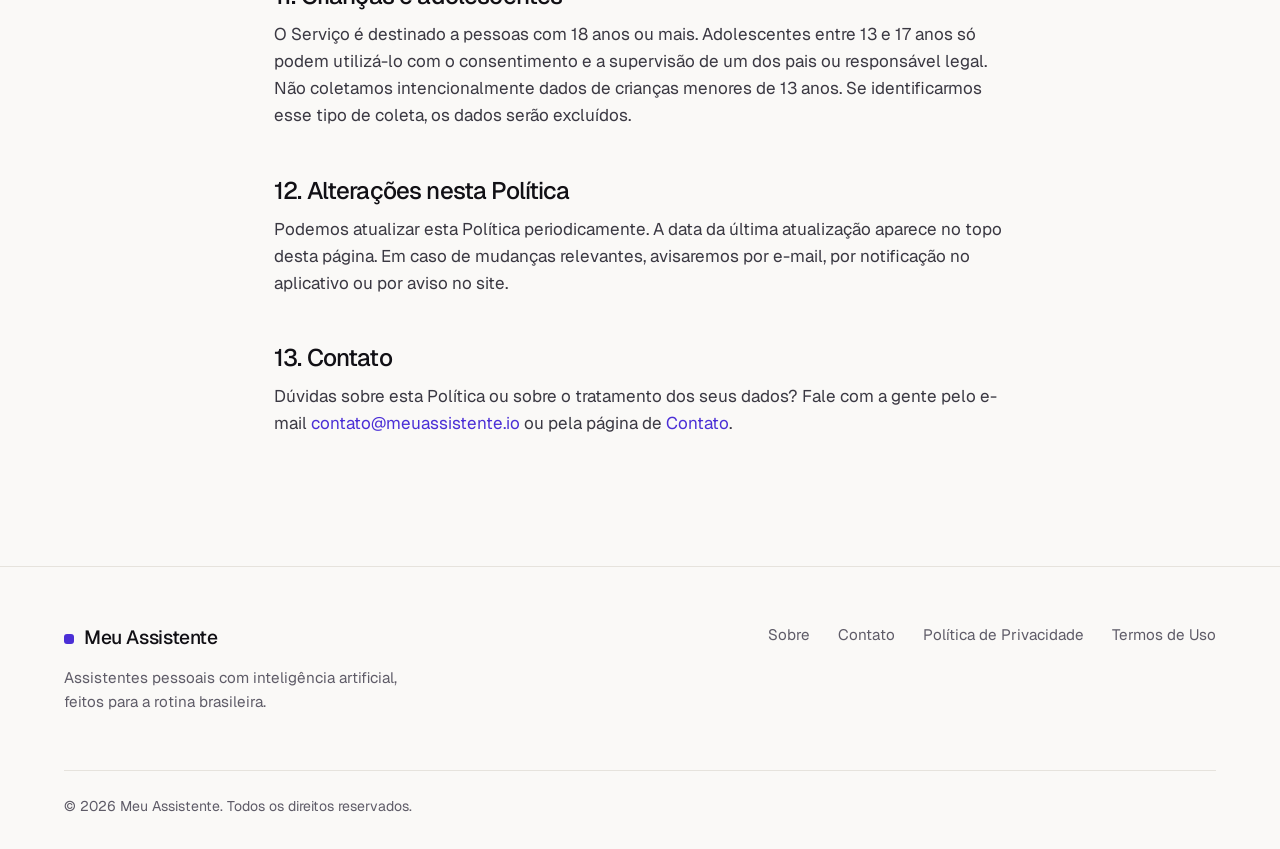
<file: privacidade.html>
<!doctype html>
<html lang="pt-BR">
<head>
  <meta charset="utf-8">
  <meta name="viewport" content="width=device-width, initial-scale=1">
  <title>Política de Privacidade — Meu Assistente</title>
  <meta name="description" content="Saiba quais dados o Meu Assistente coleta, como são usados e protegidos e quais são seus direitos, conforme a LGPD.">
  <link rel="canonical" href="https://meuassistente.io/privacidade.html">
  <meta property="og:type" content="website">
  <meta property="og:locale" content="pt_BR">
  <meta property="og:title" content="Política de Privacidade — Meu Assistente">
  <meta property="og:description" content="Saiba quais dados o Meu Assistente coleta, como são usados e protegidos e quais são seus direitos, conforme a LGPD.">
  <meta property="og:url" content="https://meuassistente.io/privacidade.html">
  <meta name="theme-color" content="#faf9f7">
  <link rel="icon" href="/assets/favicon.svg" type="image/svg+xml">
  <link rel="preconnect" href="https://fonts.googleapis.com">
  <link rel="preconnect" href="https://fonts.gstatic.com" crossorigin>
  <link href="https://fonts.googleapis.com/css2?family=Geist:wght@300;400;500;600;700&display=swap" rel="stylesheet">
  <link rel="stylesheet" href="/assets/styles.css">
</head>
<body>
  <a class="skip-link" href="#conteudo">Pular para o conteúdo</a>

  <header class="site-header">
    <div class="container nav">
      <a class="logo" href="/" aria-label="Meu Assistente — página inicial">
        <span class="logo-mark"><svg width="20" height="20" viewBox="0 0 24 24" fill="none" stroke="currentColor" stroke-width="2.2" stroke-linecap="round" stroke-linejoin="round"><path d="M21 12a8 8 0 0 1-11.6 7.1L4 20l1-4.6A8 8 0 1 1 21 12z"/></svg></span>
        Meu Assistente
      </a>
      <button class="nav-toggle" aria-label="Abrir menu" aria-expanded="false" aria-controls="menu">
        <svg width="26" height="26" viewBox="0 0 24 24" fill="none" stroke="currentColor" stroke-width="2" stroke-linecap="round"><path d="M4 7h16M4 12h16M4 17h16"/></svg>
      </button>
      <ul class="nav-links" id="menu">
        <li><a href="/#exemplos">Exemplos</a></li>
        <li><a href="/#como-funciona">Como funciona</a></li>
        <li><a href="/#planos">Planos</a></li>
        <li><a href="/#faq">Dúvidas</a></li>
        <li><a class="btn btn-dark" href="https://app.meuassistente.io/cadastro">Começar grátis</a></li>
      </ul>
    </div>
  </header>

  <main id="conteudo">
    <section class="page-hero">
      <div class="container">
        <span class="eyebrow">Legal</span>
        <h1>Política de Privacidade</h1>
        <p class="updated">Última atualização: 30 de outubro de 2026</p>
      </div>
    </section>

    <section class="section">
      <div class="container prose">
        <p>Esta Política de Privacidade explica como o <strong>Meu Assistente</strong> (“Meu Assistente”, “nós”) coleta, usa, armazena, compartilha e protege os dados pessoais de quem visita o site <a href="https://meuassistente.io">meuassistente.io</a> e utiliza o nosso assistente de inteligência artificial pelo aplicativo para iPhone e Android e pela web (o “Serviço”).</p>
        <p>Tratamos dados pessoais em conformidade com a Lei nº 13.709/2018 — Lei Geral de Proteção de Dados Pessoais (<strong>LGPD</strong>), o Marco Civil da Internet (Lei nº 12.965/2014) e demais normas aplicáveis. Ao usar o Serviço, você declara que leu e compreendeu esta Política.</p>

        <h2>1. Quem é o controlador dos dados</h2>
        <p>O Meu Assistente é o controlador dos dados pessoais tratados no âmbito do Serviço, ou seja, é quem toma as decisões sobre esse tratamento. Para qualquer assunto relacionado a privacidade e proteção de dados, inclusive para falar com o nosso Encarregado pelo Tratamento de Dados Pessoais (DPO), escreva para <a href="mailto:contato@meuassistente.io">contato@meuassistente.io</a>.</p>

        <h2>2. Quais dados coletamos</h2>
        <h3>2.1 Dados que você nos fornece</h3>
        <ul>
          <li><strong>Cadastro:</strong> nome e endereço de e-mail.</li>
          <li><strong>Formulário de contato:</strong> nome, e-mail, assunto e o conteúdo da mensagem.</li>
          <li><strong>Conteúdo das conversas:</strong> mensagens de texto, áudios, arquivos e imagens que você envia ao assistente, bem como as informações que você pede para ele guardar, como lembretes, compromissos, listas e anotações.</li>
          <li><strong>Pagamento (plano Premium):</strong> dados necessários para a cobrança, processados por parceiros de pagamento. Não armazenamos o número completo do seu cartão.</li>
        </ul>
        <h3>2.2 Dados coletados automaticamente</h3>
        <ul>
          <li><strong>Dados técnicos e de uso:</strong> endereço IP, data e hora de acesso, tipo de dispositivo e navegador, páginas visitadas e interações com o Serviço.</li>
          <li><strong>Registros de acesso:</strong> mantidos pelo prazo mínimo de 6 (seis) meses, conforme exige o Marco Civil da Internet.</li>
          <li><strong>Cookies e tecnologias semelhantes:</strong> usados para o funcionamento do site, segurança e, quando aplicável, estatísticas de uso. Veja a seção 8.</li>
        </ul>
        <h3>2.3 Dados que não pedimos</h3>
        <p>Não solicitamos dados pessoais sensíveis (como origem racial, convicções religiosas, opinião política, dados de saúde, vida sexual, dados genéticos ou biométricos). Recomendamos que você não compartilhe esse tipo de informação nas conversas, a menos que seja realmente necessário para o pedido que você está fazendo. Se você optar por compartilhá-las, elas serão tratadas apenas para atender à sua solicitação.</p>

        <h2>3. Para que usamos seus dados e com qual base legal</h2>
        <ul>
          <li><strong>Prestar o Serviço</strong> — entender seus pedidos, criar lembretes, organizar agenda e listas, gerar resumos e respostas. <em>Base legal: execução de contrato (art. 7º, V, LGPD).</em></li>
          <li><strong>Enviar novidades sobre o produto</strong> — comunicar novos recursos e ofertas do Meu Assistente. <em>Base legal: consentimento (art. 7º, I), que pode ser revogado a qualquer momento.</em></li>
          <li><strong>Responder a contatos e prestar suporte.</strong> <em>Base legal: execução de contrato e procedimentos preliminares (art. 7º, V) e legítimo interesse (art. 7º, IX).</em></li>
          <li><strong>Segurança, prevenção a fraudes e abusos.</strong> <em>Base legal: legítimo interesse (art. 7º, IX).</em></li>
          <li><strong>Melhorar o Serviço</strong> — entender como as funcionalidades são usadas, corrigir erros e desenvolver melhorias, preferencialmente com dados agregados ou anonimizados. <em>Base legal: legítimo interesse (art. 7º, IX).</em></li>
          <li><strong>Cumprir obrigações legais e regulatórias</strong>, como a guarda de registros de acesso e obrigações fiscais. <em>Base legal: cumprimento de obrigação legal (art. 7º, II).</em></li>
          <li><strong>Exercer direitos</strong> em processos judiciais, administrativos ou arbitrais. <em>Base legal: art. 7º, VI.</em></li>
        </ul>
        <p><strong>Não vendemos seus dados pessoais.</strong> Também não usamos o conteúdo das suas conversas para publicidade.</p>

        <h2>4. Inteligência artificial e conteúdo das conversas</h2>
        <p>Para entender e responder às suas mensagens, o conteúdo enviado é processado por modelos de inteligência artificial, que podem ser operados por fornecedores de tecnologia contratados por nós. Esses fornecedores atuam como operadores, tratando os dados somente conforme nossas instruções e sob obrigações contratuais de confidencialidade e segurança. Exigimos que esses fornecedores não utilizem o conteúdo das suas conversas para treinar seus próprios modelos.</p>
        <p>As respostas geradas por IA podem conter imprecisões. Não use o Serviço como única fonte para decisões médicas, jurídicas, financeiras ou outras decisões importantes.</p>

        <h2>5. Com quem compartilhamos seus dados</h2>
        <p>Compartilhamos dados pessoais apenas na medida necessária e com:</p>
        <ul>
          <li><strong>Provedores de infraestrutura e tecnologia:</strong> hospedagem, armazenamento em nuvem, envio de e-mails, processamento de formulários e serviços de inteligência artificial.</li>
          <li><strong>Processadores de pagamento:</strong> para cobranças do plano Premium.</li>
          <li><strong>Autoridades públicas:</strong> quando houver obrigação legal, ordem judicial ou requisição de autoridade competente.</li>
          <li><strong>Eventuais sucessores:</strong> em caso de fusão, aquisição ou reorganização societária, mantidas as garantias desta Política.</li>
        </ul>

        <h2>6. Transferência internacional de dados</h2>
        <p>Alguns dos nossos fornecedores podem armazenar ou processar dados em servidores localizados fora do Brasil. Nesses casos, a transferência ocorre nas hipóteses permitidas pelo art. 33 da LGPD, como mediante cláusulas contratuais específicas, e adotamos medidas para garantir um nível de proteção compatível com a legislação brasileira.</p>

        <h2>7. Como protegemos seus dados</h2>
        <ul>
          <li>Criptografia das comunicações entre o seu dispositivo e nossos servidores (HTTPS/TLS).</li>
          <li>Controle de acesso restrito, com base na necessidade, para as pessoas da equipe e fornecedores.</li>
          <li>Monitoramento, registros de segurança e boas práticas de desenvolvimento seguro.</li>
          <li>Coleta mínima: tratamos apenas os dados necessários para cada finalidade.</li>
        </ul>
        <p>Nenhum sistema é completamente imune a riscos. Em caso de incidente de segurança que possa causar risco ou dano relevante, comunicaremos os titulares afetados e a Autoridade Nacional de Proteção de Dados (ANPD), nos termos da lei.</p>

        <h2>8. Cookies</h2>
        <p>Usamos cookies essenciais para o funcionamento e a segurança do site. Podemos usar cookies de estatística para entender, de forma agregada, como o site é utilizado. Você pode gerenciar ou bloquear cookies nas configurações do seu navegador; bloquear cookies essenciais pode afetar o funcionamento de algumas partes do site.</p>

        <h2>9. Por quanto tempo guardamos seus dados</h2>
        <ul>
          <li><strong>Conta e conteúdo das conversas:</strong> enquanto sua conta estiver ativa. Após o encerramento, os dados são excluídos ou anonimizados em até 90 dias, salvo obrigação legal de guarda.</li>
          <li><strong>Mensagens de contato:</strong> pelo tempo necessário para atender à solicitação e eventual acompanhamento.</li>
          <li><strong>Registros de acesso:</strong> 6 (seis) meses, conforme o Marco Civil da Internet.</li>
          <li><strong>Dados fiscais e de pagamento:</strong> pelo prazo exigido pela legislação tributária.</li>
        </ul>

        <h2>10. Seus direitos como titular</h2>
        <p>Nos termos do art. 18 da LGPD, você pode, a qualquer momento e gratuitamente:</p>
        <ul>
          <li>Confirmar se tratamos seus dados pessoais;</li>
          <li>Acessar seus dados;</li>
          <li>Corrigir dados incompletos, inexatos ou desatualizados;</li>
          <li>Solicitar a anonimização, o bloqueio ou a eliminação de dados desnecessários, excessivos ou tratados em desconformidade com a lei;</li>
          <li>Solicitar a portabilidade dos seus dados a outro fornecedor;</li>
          <li>Solicitar a eliminação dos dados tratados com base no seu consentimento;</li>
          <li>Obter informações sobre as entidades com as quais compartilhamos seus dados;</li>
          <li>Ser informado sobre a possibilidade de não fornecer consentimento e suas consequências;</li>
          <li>Revogar o consentimento;</li>
          <li>Opor-se a tratamentos realizados com base em outras hipóteses legais, em caso de descumprimento da LGPD;</li>
          <li>Solicitar a revisão de decisões tomadas unicamente com base em tratamento automatizado que afetem seus interesses.</li>
        </ul>
        <p>Para exercer seus direitos, envie um e-mail para <a href="mailto:contato@meuassistente.io">contato@meuassistente.io</a>. Poderemos pedir informações para confirmar sua identidade antes de atender ao pedido. Responderemos no prazo previsto em lei. Você também tem o direito de apresentar reclamação à Autoridade Nacional de Proteção de Dados (ANPD) pelo site <a href="https://www.gov.br/anpd" target="_blank" rel="noopener">gov.br/anpd</a>.</p>

        <h2>11. Crianças e adolescentes</h2>
        <p>O Serviço é destinado a pessoas com 18 anos ou mais. Adolescentes entre 13 e 17 anos só podem utilizá-lo com o consentimento e a supervisão de um dos pais ou responsável legal. Não coletamos intencionalmente dados de crianças menores de 13 anos. Se identificarmos esse tipo de coleta, os dados serão excluídos.</p>

        <h2>12. Alterações nesta Política</h2>
        <p>Podemos atualizar esta Política periodicamente. A data da última atualização aparece no topo desta página. Em caso de mudanças relevantes, avisaremos por e-mail, por notificação no aplicativo ou por aviso no site.</p>

        <h2>13. Contato</h2>
        <p>Dúvidas sobre esta Política ou sobre o tratamento dos seus dados? Fale com a gente pelo e-mail <a href="mailto:contato@meuassistente.io">contato@meuassistente.io</a> ou pela página de <a href="/contato.html">Contato</a>.</p>
      </div>
    </section>
  </main>

  <footer class="site-footer">
    <div class="container">
      <div class="footer-grid">
        <div>
          <a class="logo" href="/">
            <span class="logo-mark"><svg width="20" height="20" viewBox="0 0 24 24" fill="none" stroke="currentColor" stroke-width="2.2" stroke-linecap="round" stroke-linejoin="round"><path d="M21 12a8 8 0 0 1-11.6 7.1L4 20l1-4.6A8 8 0 1 1 21 12z"/></svg></span>
            Meu Assistente
          </a>
          <p>Assistentes pessoais com inteligência artificial, feitos para a rotina brasileira.</p>
        </div>
        <ul class="footer-links">
          <li><a href="/sobre.html">Sobre</a></li>
          <li><a href="/contato.html">Contato</a></li>
          <li><a href="/privacidade.html">Política de Privacidade</a></li>
          <li><a href="/termos.html">Termos de Uso</a></li>
        </ul>
      </div>
      <div class="copyright">© 2026 Meu Assistente. Todos os direitos reservados.</div>
    </div>
  </footer>

  <script src="/assets/main.js" defer></script>
</body>
</html>
</file>
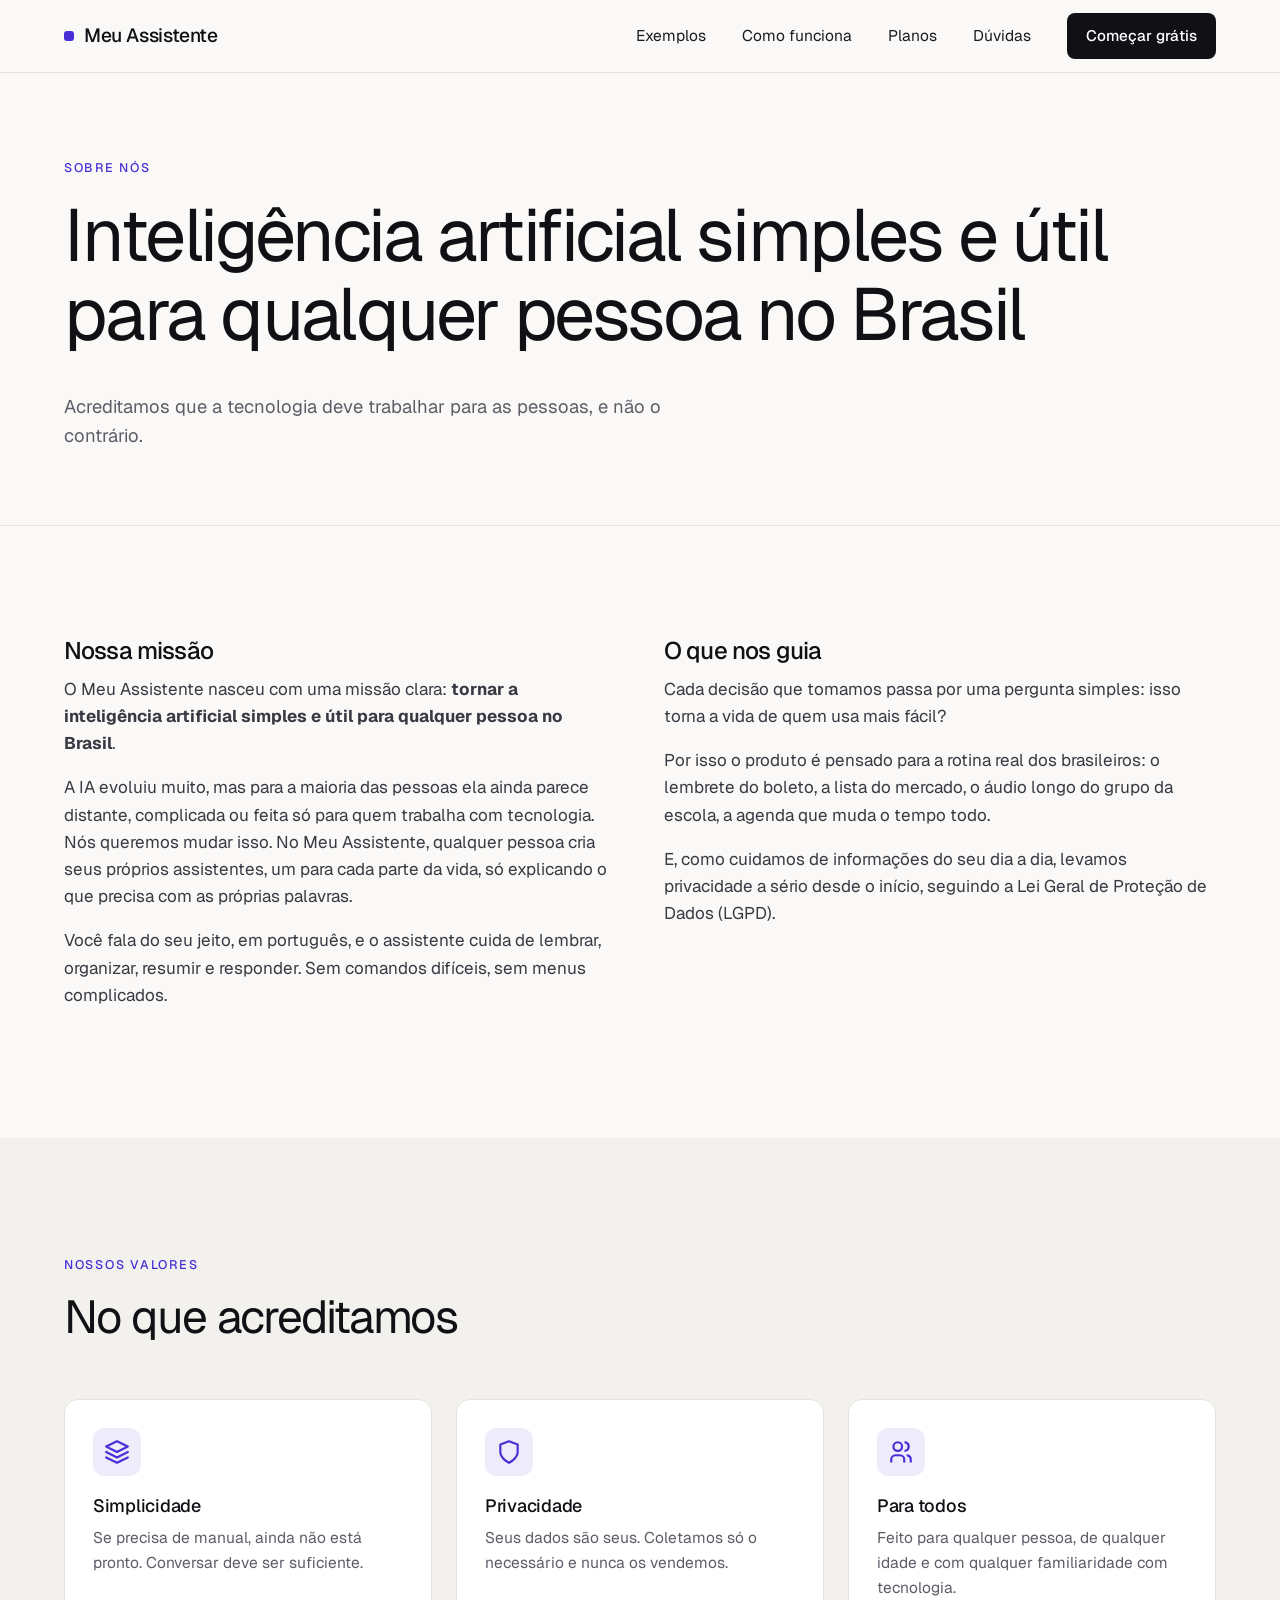
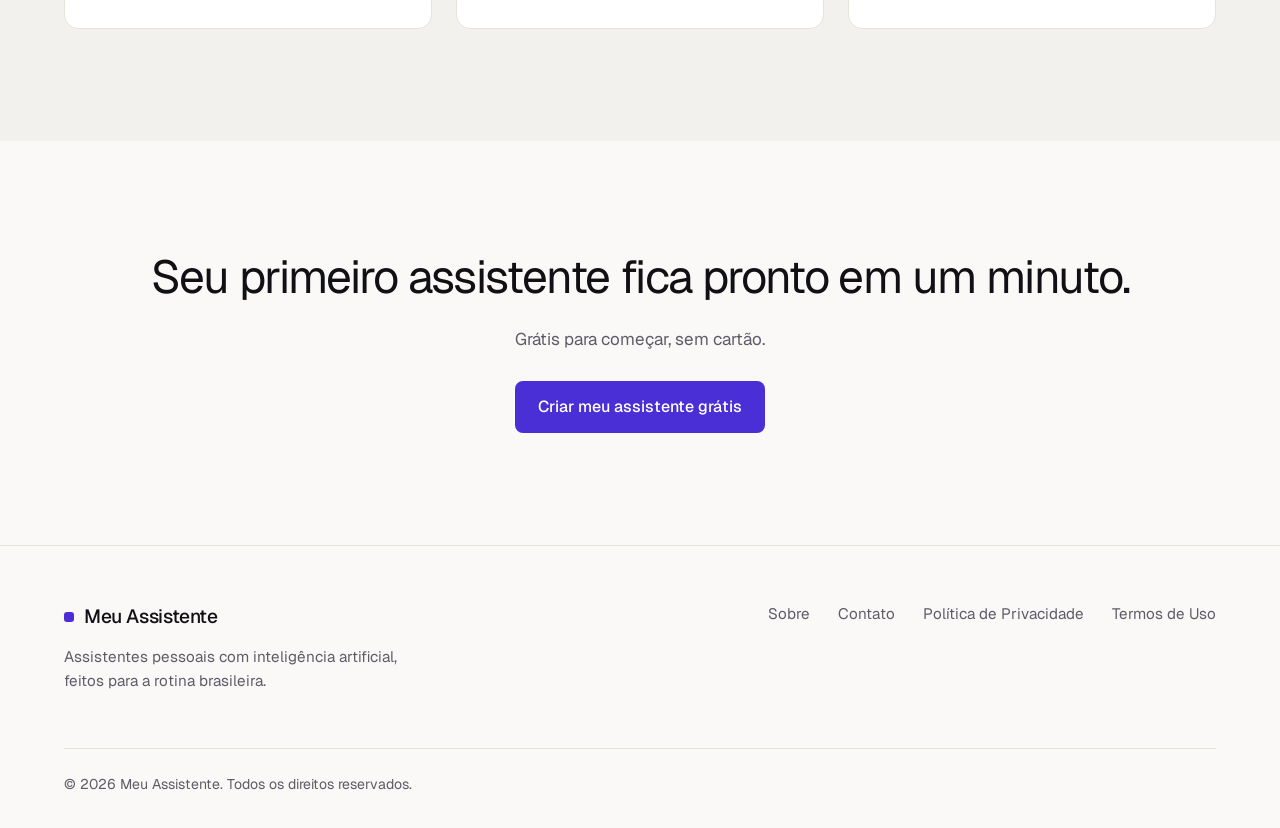
<file: sobre.html>
<!doctype html>
<html lang="pt-BR">
<head>
  <meta charset="utf-8">
  <meta name="viewport" content="width=device-width, initial-scale=1">
  <title>Sobre nós — Meu Assistente</title>
  <meta name="description" content="Nossa missão é tornar a inteligência artificial simples e útil para qualquer pessoa no Brasil.">
  <link rel="canonical" href="https://meuassistente.io/sobre.html">
  <meta property="og:type" content="website">
  <meta property="og:locale" content="pt_BR">
  <meta property="og:title" content="Sobre nós — Meu Assistente">
  <meta property="og:description" content="Nossa missão é tornar a inteligência artificial simples e útil para qualquer pessoa no Brasil.">
  <meta property="og:url" content="https://meuassistente.io/sobre.html">
  <meta name="theme-color" content="#faf9f7">
  <link rel="icon" href="/assets/favicon.svg" type="image/svg+xml">
  <link rel="preconnect" href="https://fonts.googleapis.com">
  <link rel="preconnect" href="https://fonts.gstatic.com" crossorigin>
  <link href="https://fonts.googleapis.com/css2?family=Geist:wght@300;400;500;600;700&display=swap" rel="stylesheet">
  <link rel="stylesheet" href="/assets/styles.css">
</head>
<body>
  <a class="skip-link" href="#conteudo">Pular para o conteúdo</a>

  <header class="site-header">
    <div class="container nav">
      <a class="logo" href="/" aria-label="Meu Assistente — página inicial">
        <span class="logo-mark"><svg width="20" height="20" viewBox="0 0 24 24" fill="none" stroke="currentColor" stroke-width="2.2" stroke-linecap="round" stroke-linejoin="round"><path d="M21 12a8 8 0 0 1-11.6 7.1L4 20l1-4.6A8 8 0 1 1 21 12z"/></svg></span>
        Meu Assistente
      </a>
      <button class="nav-toggle" aria-label="Abrir menu" aria-expanded="false" aria-controls="menu">
        <svg width="26" height="26" viewBox="0 0 24 24" fill="none" stroke="currentColor" stroke-width="2" stroke-linecap="round"><path d="M4 7h16M4 12h16M4 17h16"/></svg>
      </button>
      <ul class="nav-links" id="menu">
        <li><a href="/#exemplos">Exemplos</a></li>
        <li><a href="/#como-funciona">Como funciona</a></li>
        <li><a href="/#planos">Planos</a></li>
        <li><a href="/#faq">Dúvidas</a></li>
        <li><a class="btn btn-dark" href="https://app.meuassistente.io/cadastro">Começar grátis</a></li>
      </ul>
    </div>
  </header>

  <main id="conteudo">
    <section class="page-hero">
      <div class="container">
        <span class="eyebrow">Sobre nós</span>
        <h1>Inteligência artificial simples e útil para qualquer pessoa no Brasil</h1>
        <p>Acreditamos que a tecnologia deve trabalhar para as pessoas, e não o contrário.</p>
      </div>
    </section>

    <section class="section">
      <div class="container two-col">
        <div class="prose">
          <h2 style="margin-top:0">Nossa missão</h2>
          <p>O Meu Assistente nasceu com uma missão clara: <strong>tornar a inteligência artificial simples e útil para qualquer pessoa no Brasil</strong>.</p>
          <p>A IA evoluiu muito, mas para a maioria das pessoas ela ainda parece distante, complicada ou feita só para quem trabalha com tecnologia. Nós queremos mudar isso. No Meu Assistente, qualquer pessoa cria seus próprios assistentes, um para cada parte da vida, só explicando o que precisa com as próprias palavras.</p>
          <p>Você fala do seu jeito, em português, e o assistente cuida de lembrar, organizar, resumir e responder. Sem comandos difíceis, sem menus complicados.</p>
        </div>
        <div class="prose">
          <h2 style="margin-top:0">O que nos guia</h2>
          <p>Cada decisão que tomamos passa por uma pergunta simples: isso torna a vida de quem usa mais fácil?</p>
          <p>Por isso o produto é pensado para a rotina real dos brasileiros: o lembrete do boleto, a lista do mercado, o áudio longo do grupo da escola, a agenda que muda o tempo todo.</p>
          <p>E, como cuidamos de informações do seu dia a dia, levamos privacidade a sério desde o início, seguindo a Lei Geral de Proteção de Dados (LGPD).</p>
        </div>
      </div>
    </section>

    <section class="section section-soft">
      <div class="container">
        <div class="section-head">
          <span class="eyebrow">Nossos valores</span>
          <h2>No que acreditamos</h2>
        </div>
        <div class="values">
          <article class="card">
            <div class="icon"><svg width="26" height="26" viewBox="0 0 24 24" fill="none" stroke="currentColor" stroke-width="2" stroke-linecap="round" stroke-linejoin="round"><path d="M12 2 2 7l10 5 10-5-10-5zM2 17l10 5 10-5M2 12l10 5 10-5"/></svg></div>
            <h3>Simplicidade</h3>
            <p>Se precisa de manual, ainda não está pronto. Conversar deve ser suficiente.</p>
          </article>
          <article class="card">
            <div class="icon"><svg width="26" height="26" viewBox="0 0 24 24" fill="none" stroke="currentColor" stroke-width="2" stroke-linecap="round" stroke-linejoin="round"><path d="M12 22s8-4 8-10V5l-8-3-8 3v7c0 6 8 10 8 10z"/></svg></div>
            <h3>Privacidade</h3>
            <p>Seus dados são seus. Coletamos só o necessário e nunca os vendemos.</p>
          </article>
          <article class="card">
            <div class="icon"><svg width="26" height="26" viewBox="0 0 24 24" fill="none" stroke="currentColor" stroke-width="2" stroke-linecap="round" stroke-linejoin="round"><circle cx="9" cy="7" r="4"/><path d="M3 21v-2a4 4 0 0 1 4-4h4a4 4 0 0 1 4 4v2M16 3.1a4 4 0 0 1 0 7.8M21 21v-2a4 4 0 0 0-3-3.9"/></svg></div>
            <h3>Para todos</h3>
            <p>Feito para qualquer pessoa, de qualquer idade e com qualquer familiaridade com tecnologia.</p>
          </article>
        </div>
      </div>
    </section>

    <section class="section">
      <div class="container" style="text-align:center">
        <h2>Seu primeiro assistente fica pronto em um minuto.</h2>
        <p style="color:var(--muted);margin-bottom:28px">Grátis para começar, sem cartão.</p>
        <a class="btn btn-primary" href="https://app.meuassistente.io/cadastro">Criar meu assistente grátis</a>
      </div>
    </section>
  </main>

  <footer class="site-footer">
    <div class="container">
      <div class="footer-grid">
        <div>
          <a class="logo" href="/">
            <span class="logo-mark"><svg width="20" height="20" viewBox="0 0 24 24" fill="none" stroke="currentColor" stroke-width="2.2" stroke-linecap="round" stroke-linejoin="round"><path d="M21 12a8 8 0 0 1-11.6 7.1L4 20l1-4.6A8 8 0 1 1 21 12z"/></svg></span>
            Meu Assistente
          </a>
          <p>Assistentes pessoais com inteligência artificial, feitos para a rotina brasileira.</p>
        </div>
        <ul class="footer-links">
          <li><a href="/sobre.html">Sobre</a></li>
          <li><a href="/contato.html">Contato</a></li>
          <li><a href="/privacidade.html">Política de Privacidade</a></li>
          <li><a href="/termos.html">Termos de Uso</a></li>
        </ul>
      </div>
      <div class="copyright">© 2026 Meu Assistente. Todos os direitos reservados.</div>
    </div>
  </footer>

  <script src="/assets/main.js" defer></script>
</body>
</html>
</file>
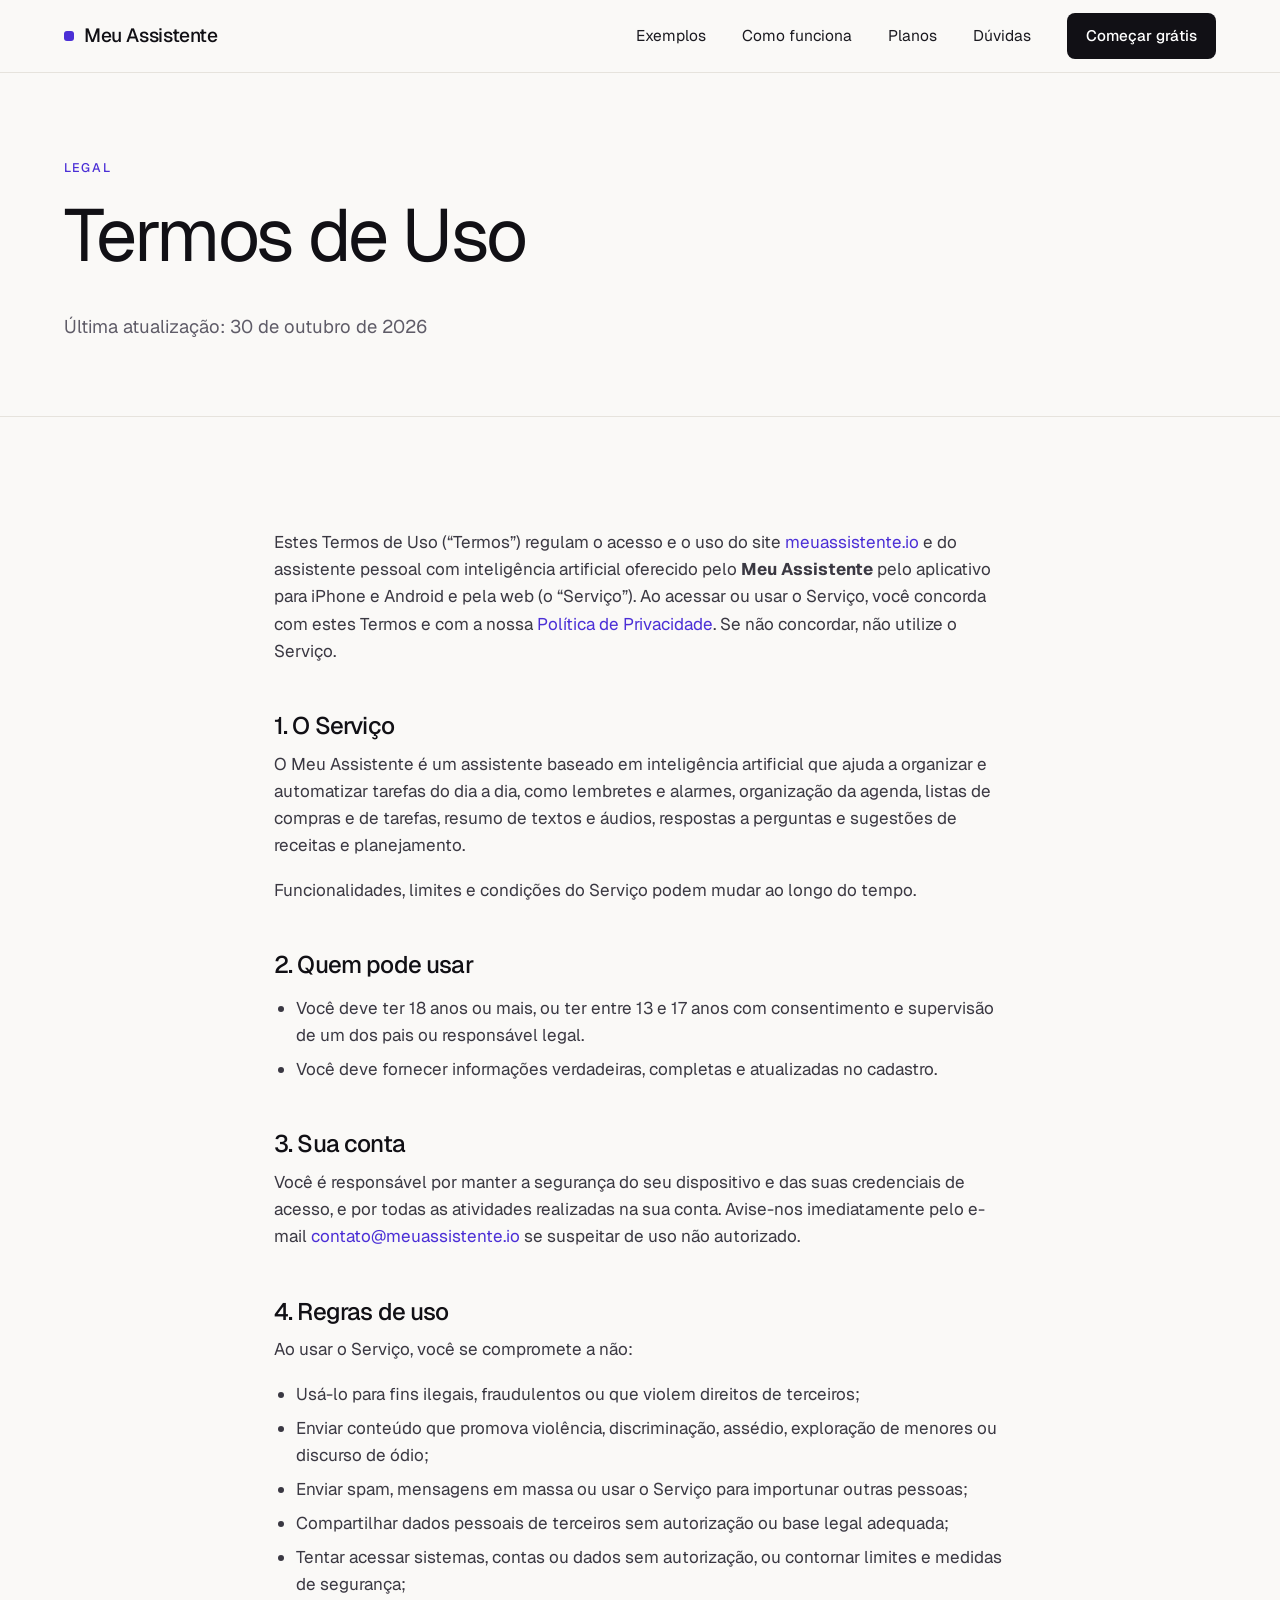
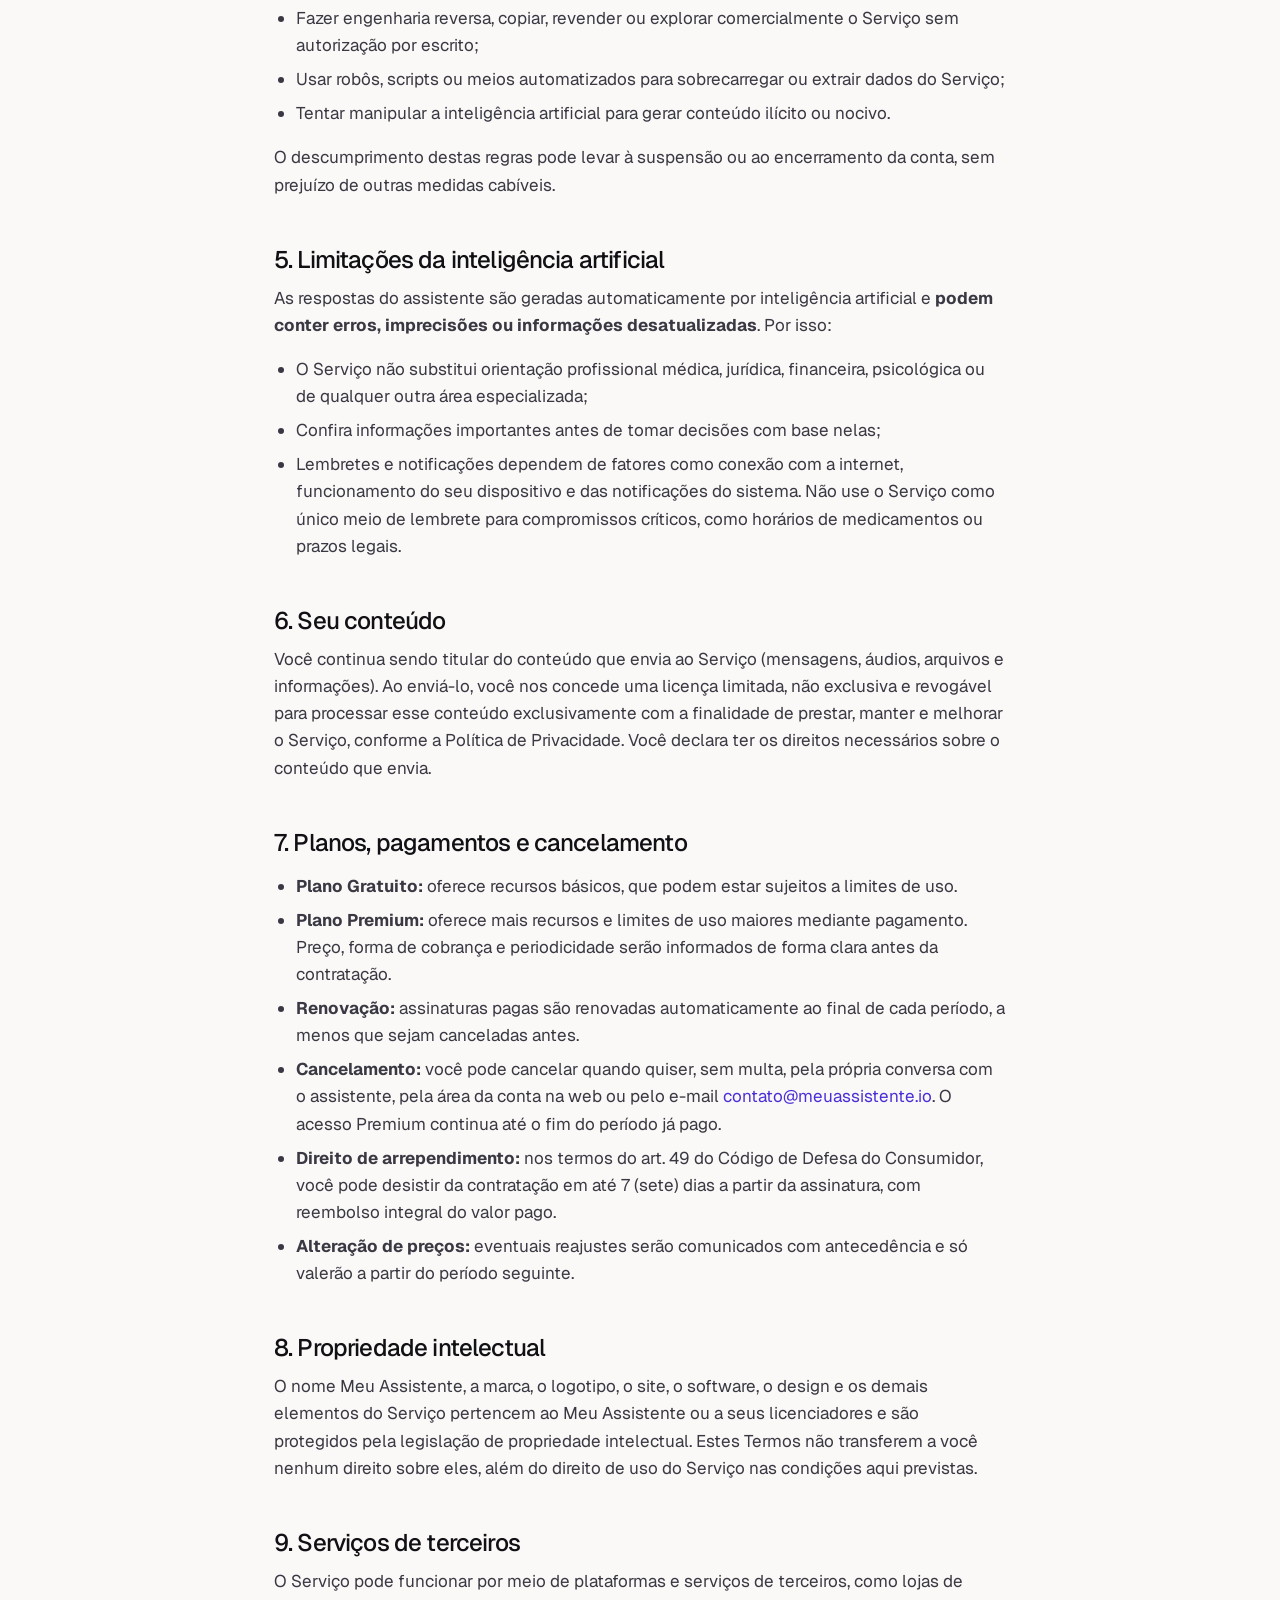
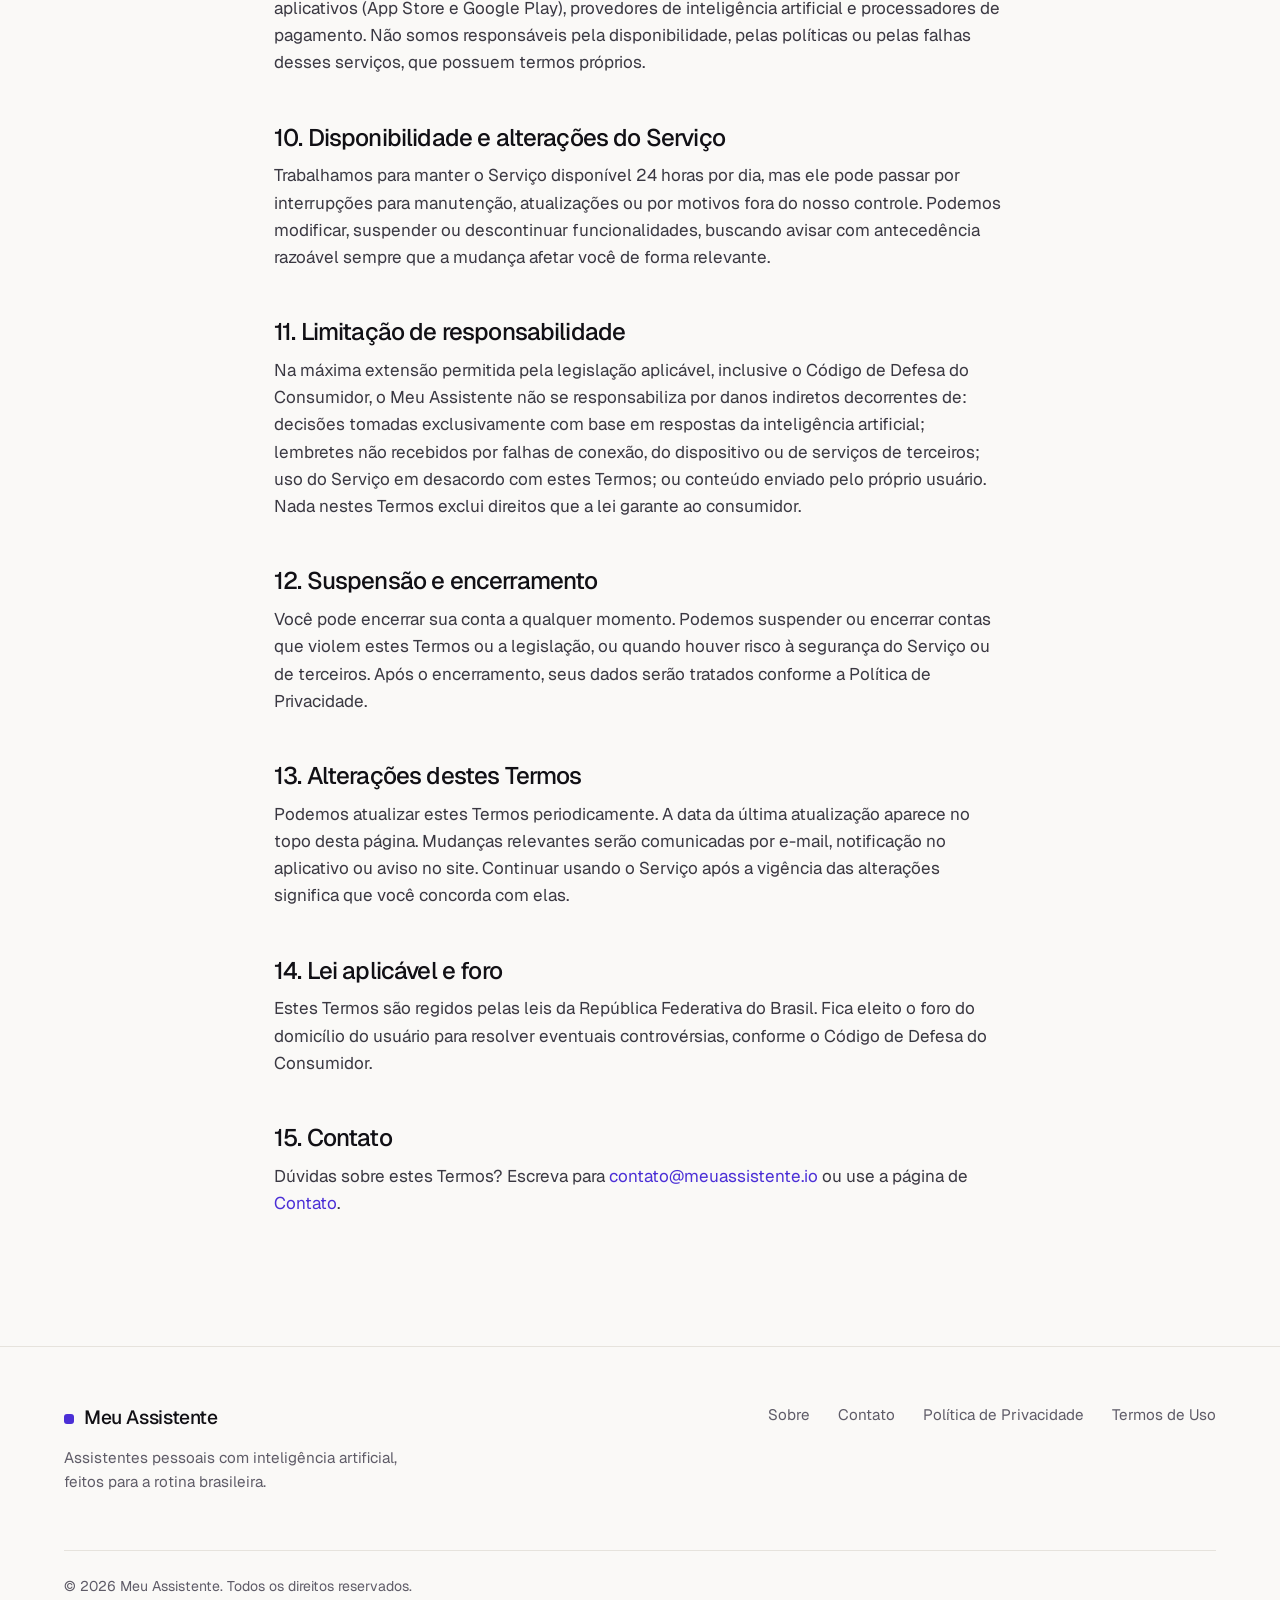
<file: termos.html>
<!doctype html>
<html lang="pt-BR">
<head>
  <meta charset="utf-8">
  <meta name="viewport" content="width=device-width, initial-scale=1">
  <title>Termos de Uso — Meu Assistente</title>
  <meta name="description" content="Regras de uso do Meu Assistente, assistente pessoal com inteligência artificial.">
  <link rel="canonical" href="https://meuassistente.io/termos.html">
  <meta property="og:type" content="website">
  <meta property="og:locale" content="pt_BR">
  <meta property="og:title" content="Termos de Uso — Meu Assistente">
  <meta property="og:description" content="Regras de uso do Meu Assistente, assistente pessoal com inteligência artificial.">
  <meta property="og:url" content="https://meuassistente.io/termos.html">
  <meta name="theme-color" content="#faf9f7">
  <link rel="icon" href="/assets/favicon.svg" type="image/svg+xml">
  <link rel="preconnect" href="https://fonts.googleapis.com">
  <link rel="preconnect" href="https://fonts.gstatic.com" crossorigin>
  <link href="https://fonts.googleapis.com/css2?family=Geist:wght@300;400;500;600;700&display=swap" rel="stylesheet">
  <link rel="stylesheet" href="/assets/styles.css">
</head>
<body>
  <a class="skip-link" href="#conteudo">Pular para o conteúdo</a>

  <header class="site-header">
    <div class="container nav">
      <a class="logo" href="/" aria-label="Meu Assistente — página inicial">
        <span class="logo-mark"><svg width="20" height="20" viewBox="0 0 24 24" fill="none" stroke="currentColor" stroke-width="2.2" stroke-linecap="round" stroke-linejoin="round"><path d="M21 12a8 8 0 0 1-11.6 7.1L4 20l1-4.6A8 8 0 1 1 21 12z"/></svg></span>
        Meu Assistente
      </a>
      <button class="nav-toggle" aria-label="Abrir menu" aria-expanded="false" aria-controls="menu">
        <svg width="26" height="26" viewBox="0 0 24 24" fill="none" stroke="currentColor" stroke-width="2" stroke-linecap="round"><path d="M4 7h16M4 12h16M4 17h16"/></svg>
      </button>
      <ul class="nav-links" id="menu">
        <li><a href="/#exemplos">Exemplos</a></li>
        <li><a href="/#como-funciona">Como funciona</a></li>
        <li><a href="/#planos">Planos</a></li>
        <li><a href="/#faq">Dúvidas</a></li>
        <li><a class="btn btn-dark" href="https://app.meuassistente.io/cadastro">Começar grátis</a></li>
      </ul>
    </div>
  </header>

  <main id="conteudo">
    <section class="page-hero">
      <div class="container">
        <span class="eyebrow">Legal</span>
        <h1>Termos de Uso</h1>
        <p class="updated">Última atualização: 30 de outubro de 2026</p>
      </div>
    </section>

    <section class="section">
      <div class="container prose">
        <p>Estes Termos de Uso (“Termos”) regulam o acesso e o uso do site <a href="https://meuassistente.io">meuassistente.io</a> e do assistente pessoal com inteligência artificial oferecido pelo <strong>Meu Assistente</strong> pelo aplicativo para iPhone e Android e pela web (o “Serviço”). Ao acessar ou usar o Serviço, você concorda com estes Termos e com a nossa <a href="/privacidade.html">Política de Privacidade</a>. Se não concordar, não utilize o Serviço.</p>

        <h2>1. O Serviço</h2>
        <p>O Meu Assistente é um assistente baseado em inteligência artificial que ajuda a organizar e automatizar tarefas do dia a dia, como lembretes e alarmes, organização da agenda, listas de compras e de tarefas, resumo de textos e áudios, respostas a perguntas e sugestões de receitas e planejamento.</p>
        <p>Funcionalidades, limites e condições do Serviço podem mudar ao longo do tempo.</p>

        <h2>2. Quem pode usar</h2>
        <ul>
          <li>Você deve ter 18 anos ou mais, ou ter entre 13 e 17 anos com consentimento e supervisão de um dos pais ou responsável legal.</li>
          <li>Você deve fornecer informações verdadeiras, completas e atualizadas no cadastro.</li>
        </ul>

        <h2>3. Sua conta</h2>
        <p>Você é responsável por manter a segurança do seu dispositivo e das suas credenciais de acesso, e por todas as atividades realizadas na sua conta. Avise-nos imediatamente pelo e-mail <a href="mailto:contato@meuassistente.io">contato@meuassistente.io</a> se suspeitar de uso não autorizado.</p>

        <h2>4. Regras de uso</h2>
        <p>Ao usar o Serviço, você se compromete a não:</p>
        <ul>
          <li>Usá-lo para fins ilegais, fraudulentos ou que violem direitos de terceiros;</li>
          <li>Enviar conteúdo que promova violência, discriminação, assédio, exploração de menores ou discurso de ódio;</li>
          <li>Enviar spam, mensagens em massa ou usar o Serviço para importunar outras pessoas;</li>
          <li>Compartilhar dados pessoais de terceiros sem autorização ou base legal adequada;</li>
          <li>Tentar acessar sistemas, contas ou dados sem autorização, ou contornar limites e medidas de segurança;</li>
          <li>Fazer engenharia reversa, copiar, revender ou explorar comercialmente o Serviço sem autorização por escrito;</li>
          <li>Usar robôs, scripts ou meios automatizados para sobrecarregar ou extrair dados do Serviço;</li>
          <li>Tentar manipular a inteligência artificial para gerar conteúdo ilícito ou nocivo.</li>
        </ul>
        <p>O descumprimento destas regras pode levar à suspensão ou ao encerramento da conta, sem prejuízo de outras medidas cabíveis.</p>

        <h2>5. Limitações da inteligência artificial</h2>
        <p>As respostas do assistente são geradas automaticamente por inteligência artificial e <strong>podem conter erros, imprecisões ou informações desatualizadas</strong>. Por isso:</p>
        <ul>
          <li>O Serviço não substitui orientação profissional médica, jurídica, financeira, psicológica ou de qualquer outra área especializada;</li>
          <li>Confira informações importantes antes de tomar decisões com base nelas;</li>
          <li>Lembretes e notificações dependem de fatores como conexão com a internet, funcionamento do seu dispositivo e das notificações do sistema. Não use o Serviço como único meio de lembrete para compromissos críticos, como horários de medicamentos ou prazos legais.</li>
        </ul>

        <h2>6. Seu conteúdo</h2>
        <p>Você continua sendo titular do conteúdo que envia ao Serviço (mensagens, áudios, arquivos e informações). Ao enviá-lo, você nos concede uma licença limitada, não exclusiva e revogável para processar esse conteúdo exclusivamente com a finalidade de prestar, manter e melhorar o Serviço, conforme a Política de Privacidade. Você declara ter os direitos necessários sobre o conteúdo que envia.</p>

        <h2>7. Planos, pagamentos e cancelamento</h2>
        <ul>
          <li><strong>Plano Gratuito:</strong> oferece recursos básicos, que podem estar sujeitos a limites de uso.</li>
          <li><strong>Plano Premium:</strong> oferece mais recursos e limites de uso maiores mediante pagamento. Preço, forma de cobrança e periodicidade serão informados de forma clara antes da contratação.</li>
          <li><strong>Renovação:</strong> assinaturas pagas são renovadas automaticamente ao final de cada período, a menos que sejam canceladas antes.</li>
          <li><strong>Cancelamento:</strong> você pode cancelar quando quiser, sem multa, pela própria conversa com o assistente, pela área da conta na web ou pelo e-mail <a href="mailto:contato@meuassistente.io">contato@meuassistente.io</a>. O acesso Premium continua até o fim do período já pago.</li>
          <li><strong>Direito de arrependimento:</strong> nos termos do art. 49 do Código de Defesa do Consumidor, você pode desistir da contratação em até 7 (sete) dias a partir da assinatura, com reembolso integral do valor pago.</li>
          <li><strong>Alteração de preços:</strong> eventuais reajustes serão comunicados com antecedência e só valerão a partir do período seguinte.</li>
        </ul>

        <h2>8. Propriedade intelectual</h2>
        <p>O nome Meu Assistente, a marca, o logotipo, o site, o software, o design e os demais elementos do Serviço pertencem ao Meu Assistente ou a seus licenciadores e são protegidos pela legislação de propriedade intelectual. Estes Termos não transferem a você nenhum direito sobre eles, além do direito de uso do Serviço nas condições aqui previstas.</p>

        <h2>9. Serviços de terceiros</h2>
        <p>O Serviço pode funcionar por meio de plataformas e serviços de terceiros, como lojas de aplicativos (App Store e Google Play), provedores de inteligência artificial e processadores de pagamento. Não somos responsáveis pela disponibilidade, pelas políticas ou pelas falhas desses serviços, que possuem termos próprios.</p>

        <h2>10. Disponibilidade e alterações do Serviço</h2>
        <p>Trabalhamos para manter o Serviço disponível 24 horas por dia, mas ele pode passar por interrupções para manutenção, atualizações ou por motivos fora do nosso controle. Podemos modificar, suspender ou descontinuar funcionalidades, buscando avisar com antecedência razoável sempre que a mudança afetar você de forma relevante.</p>

        <h2>11. Limitação de responsabilidade</h2>
        <p>Na máxima extensão permitida pela legislação aplicável, inclusive o Código de Defesa do Consumidor, o Meu Assistente não se responsabiliza por danos indiretos decorrentes de: decisões tomadas exclusivamente com base em respostas da inteligência artificial; lembretes não recebidos por falhas de conexão, do dispositivo ou de serviços de terceiros; uso do Serviço em desacordo com estes Termos; ou conteúdo enviado pelo próprio usuário. Nada nestes Termos exclui direitos que a lei garante ao consumidor.</p>

        <h2>12. Suspensão e encerramento</h2>
        <p>Você pode encerrar sua conta a qualquer momento. Podemos suspender ou encerrar contas que violem estes Termos ou a legislação, ou quando houver risco à segurança do Serviço ou de terceiros. Após o encerramento, seus dados serão tratados conforme a Política de Privacidade.</p>

        <h2>13. Alterações destes Termos</h2>
        <p>Podemos atualizar estes Termos periodicamente. A data da última atualização aparece no topo desta página. Mudanças relevantes serão comunicadas por e-mail, notificação no aplicativo ou aviso no site. Continuar usando o Serviço após a vigência das alterações significa que você concorda com elas.</p>

        <h2>14. Lei aplicável e foro</h2>
        <p>Estes Termos são regidos pelas leis da República Federativa do Brasil. Fica eleito o foro do domicílio do usuário para resolver eventuais controvérsias, conforme o Código de Defesa do Consumidor.</p>

        <h2>15. Contato</h2>
        <p>Dúvidas sobre estes Termos? Escreva para <a href="mailto:contato@meuassistente.io">contato@meuassistente.io</a> ou use a página de <a href="/contato.html">Contato</a>.</p>
      </div>
    </section>
  </main>

  <footer class="site-footer">
    <div class="container">
      <div class="footer-grid">
        <div>
          <a class="logo" href="/">
            <span class="logo-mark"><svg width="20" height="20" viewBox="0 0 24 24" fill="none" stroke="currentColor" stroke-width="2.2" stroke-linecap="round" stroke-linejoin="round"><path d="M21 12a8 8 0 0 1-11.6 7.1L4 20l1-4.6A8 8 0 1 1 21 12z"/></svg></span>
            Meu Assistente
          </a>
          <p>Assistentes pessoais com inteligência artificial, feitos para a rotina brasileira.</p>
        </div>
        <ul class="footer-links">
          <li><a href="/sobre.html">Sobre</a></li>
          <li><a href="/contato.html">Contato</a></li>
          <li><a href="/privacidade.html">Política de Privacidade</a></li>
          <li><a href="/termos.html">Termos de Uso</a></li>
        </ul>
      </div>
      <div class="copyright">© 2026 Meu Assistente. Todos os direitos reservados.</div>
    </div>
  </footer>

  <script src="/assets/main.js" defer></script>
</body>
</html>
</file>
<file: assets/styles.css>
:root {
  --bg: #faf9f7;
  --bg-soft: #f3f1ed;
  --surface: #ffffff;
  --ink: #111015;
  --text: #1b1a20;
  --muted: #5f5c68;
  --line: #e6e3dd;
  --accent: #4b2fd6;
  --accent-dark: #3a20b8;
  --accent-soft: #eeebfb;
  --radius: 14px;
  --shadow: 0 1px 2px rgba(17, 16, 21, .04), 0 12px 32px -16px rgba(17, 16, 21, .18);
  --max: 1200px;
}

*, *::before, *::after { box-sizing: border-box; }
html { scroll-behavior: smooth; -webkit-text-size-adjust: 100%; }
body {
  margin: 0;
  font-family: "Geist", system-ui, -apple-system, "Segoe UI", Roboto, sans-serif;
  color: var(--text);
  background: var(--bg);
  line-height: 1.6;
  font-size: 17px;
  -webkit-font-smoothing: antialiased;
}
img, svg { display: block; max-width: 100%; }
a { color: var(--accent); text-decoration: none; }
a:hover { text-decoration: underline; text-underline-offset: 3px; }
h1, h2, h3 { color: var(--ink); line-height: 1.08; letter-spacing: -0.035em; margin: 0 0 .5em; font-weight: 500; }
h1 { font-size: clamp(2.6rem, 6vw, 4.6rem); font-weight: 400; }
h2 { font-size: clamp(1.9rem, 3.6vw, 2.9rem); font-weight: 400; }
h3 { font-size: 1.12rem; letter-spacing: -0.015em; line-height: 1.3; }
p { margin: 0 0 1em; }

/* Ícones de traço fino (usados em todo o site) */
.device svg, .example svg, .benefits svg, .plan li svg {
  fill: none; stroke: currentColor; stroke-width: 1.5; stroke-linecap: round; stroke-linejoin: round;
}

.container { width: 100%; max-width: var(--max); margin: 0 auto; padding: 0 24px; }
.narrow { max-width: 820px; }
.section { padding: 112px 0; }
.section-soft { background: var(--bg-soft); }
.section-line { border-top: 1px solid var(--line); }
.section-head { max-width: 680px; margin: 0 0 56px; }
.section-head p:not(.label) { color: var(--muted); font-size: 1.1rem; }
.label, .eyebrow {
  display: inline-block; font-size: .78rem; font-weight: 500; letter-spacing: .14em;
  text-transform: uppercase; color: var(--accent); margin: 0 0 18px;
}
.lead { font-size: 1.3rem; line-height: 1.5; color: var(--ink); letter-spacing: -0.01em; }
.lead.muted { color: var(--muted); }
.skip-link { position: absolute; left: -9999px; }
.skip-link:focus { left: 16px; top: 16px; z-index: 100; background: #fff; padding: 8px 12px; border-radius: 8px; }

/* Botões */
.btn {
  display: inline-flex; align-items: center; justify-content: center; gap: 8px;
  font: inherit; font-weight: 500; font-size: 1rem; border: 1px solid transparent; cursor: pointer;
  padding: 12px 22px; border-radius: 8px; transition: background .15s, border-color .15s, color .15s;
  text-decoration: none !important; white-space: nowrap;
}
.btn-lg { padding: 16px 28px; font-size: 1.05rem; }
.btn-primary { color: #fff; background: var(--accent); }
.btn-primary:hover { background: var(--accent-dark); }
.btn-dark { color: #fff; background: var(--ink); }
.btn-dark:hover { background: #2a2930; }
.btn-light { color: var(--ink); background: #fff; }
.btn-light:hover { background: var(--accent-soft); }
.btn-outline, .btn-ghost { color: var(--ink); background: transparent; border-color: #cfcbc3; }
.btn-outline:hover, .btn-ghost:hover { border-color: var(--ink); }
.btn-block { width: 100%; }
.btn:disabled { opacity: .6; cursor: wait; }
.link-arrow { color: var(--accent); font-weight: 500; }
.link-arrow span { display: inline-block; transition: transform .15s; }
.link-arrow:hover { text-decoration: none; }
.link-arrow:hover span { transform: translateX(3px); }

/* Header */
.site-header {
  position: sticky; top: 0; z-index: 50; background: rgba(250, 249, 247, .88);
  backdrop-filter: saturate(180%) blur(12px); -webkit-backdrop-filter: saturate(180%) blur(12px);
  border-bottom: 1px solid var(--line);
}
.nav { display: flex; align-items: center; justify-content: space-between; height: 72px; }
.logo { display: flex; align-items: center; gap: 10px; font-weight: 500; font-size: 1.2rem; letter-spacing: -0.02em; color: var(--ink); }
.logo:hover { text-decoration: none; }
.logo-dot { width: 10px; height: 10px; border-radius: 3px; background: var(--accent); }
/* marca antiga das páginas internas, no novo estilo */
.logo-mark { width: 10px; height: 10px; border-radius: 3px; background: var(--accent); overflow: hidden; }
.logo-mark svg { display: none; }
.nav-links { display: flex; align-items: center; gap: 36px; list-style: none; margin: 0; padding: 0; }
.nav-links a { color: var(--text); font-size: .97rem; }
.nav-links a:hover, .nav-links a[aria-current="page"] { color: var(--accent); text-decoration: none; }
.nav-links .btn { color: #fff; padding: 10px 18px; font-size: .95rem; }
.nav-links .btn:hover { color: #fff; }
.nav-toggle { display: none; background: none; border: 0; padding: 8px; cursor: pointer; color: var(--ink); }

@media (max-width: 860px) {
  .nav-toggle { display: block; }
  .nav-links {
    position: absolute; top: 72px; left: 0; right: 0; flex-direction: column; align-items: stretch; gap: 0;
    background: var(--bg); border-bottom: 1px solid var(--line); padding: 8px 24px 24px; display: none;
  }
  .nav-links.open { display: flex; }
  .nav-links li a { display: block; padding: 14px 0; font-size: 1.05rem; }
  .nav-links .btn { margin-top: 10px; padding: 14px; }
}

/* Hero */
.hero { padding: 72px 0 112px; overflow: hidden; }
.hero-grid { display: grid; grid-template-columns: 1fr 1fr; gap: 48px; align-items: center; }
.hero h1 { max-width: 11ch; }
.hero-sub { font-size: 1.2rem; color: var(--muted); max-width: 500px; margin: 8px 0 36px; }
.hero-cta { display: flex; flex-wrap: wrap; gap: 28px; align-items: center; }
.hero-note { margin: 22px 0 0; font-size: .92rem; color: var(--muted); }
.hero-note span { margin: 0 6px; }

.hero-visual { position: relative; padding-left: 96px; }
.hero-photo {
  width: 100%; height: auto; aspect-ratio: 4 / 5; object-fit: cover; object-position: 50% 30%;
  border-radius: 20px;
}

/* Aparelho com a tela do app */
.device {
  position: absolute; left: 0; bottom: -40px; width: 270px;
  background: #121116; border-radius: 42px; padding: 9px;
  box-shadow: 0 2px 4px rgba(0,0,0,.08), 0 30px 60px -20px rgba(17, 16, 21, .45);
}
.device-screen { background: #fff; border-radius: 34px; padding: 14px 14px 22px; color: var(--ink); }
.device-status { display: flex; align-items: center; justify-content: space-between; font-size: .72rem; font-weight: 600; padding: 2px 10px 0; }
.device-island { width: 74px; height: 22px; border-radius: 12px; background: #121116; }
.device-icons { width: 34px; height: 9px; border-radius: 3px; background: linear-gradient(90deg, #121116 60%, transparent 60%, transparent 70%, #121116 70%); opacity: .85; }
.device-title { font-size: 1.2rem; font-weight: 500; letter-spacing: -0.02em; margin: 22px 4px 12px; }
.device-list { list-style: none; margin: 0; padding: 0; border: 1px solid var(--line); border-radius: 14px; overflow: hidden; }
.device-list li { display: flex; align-items: center; gap: 12px; padding: 12px; border-top: 1px solid var(--line); }
.device-list li:first-child { border-top: 0; }
.device-list svg { width: 22px; height: 22px; flex: none; color: var(--ink); }
.device-list strong { display: block; font-size: .85rem; font-weight: 500; line-height: 1.25; }
.device-list small { display: block; font-size: .72rem; color: var(--muted); line-height: 1.3; }
.device-new { color: var(--accent); }
.device-new svg { color: var(--accent); }

@media (max-width: 960px) {
  .hero { padding: 48px 0 96px; }
  .hero-grid { grid-template-columns: 1fr; gap: 56px; }
  .hero-visual { padding-left: 64px; max-width: 560px; }
  .device { width: 230px; }
}
@media (max-width: 520px) {
  .hero-visual { padding-left: 40px; }
  .device { width: 196px; border-radius: 34px; bottom: -32px; }
  .device-screen { border-radius: 27px; padding: 10px 10px 16px; }
  .device-title { font-size: 1rem; margin: 14px 2px 8px; }
  .device-list li { padding: 9px; gap: 9px; }
  .device-list small { display: none; }
}

/* Problema */
.split { display: grid; grid-template-columns: 1fr 1fr; gap: 64px; align-items: start; }
.split h2 { max-width: 12ch; }

/* Passos */
.steps { list-style: none; margin: 0; padding: 0; display: grid; grid-template-columns: repeat(3, 1fr); border-top: 1px solid var(--ink); }
.step { padding: 28px 32px 8px 0; }
.step + .step { padding-left: 32px; border-left: 1px solid var(--line); }
.step-num { display: block; font-size: .85rem; color: var(--accent); font-weight: 500; letter-spacing: .06em; margin-bottom: 40px; }
.step p { color: var(--muted); margin: 0; }

/* Exemplos */
.examples { display: grid; grid-template-columns: repeat(3, 1fr); gap: 1px; background: var(--line); border: 1px solid var(--line); border-radius: var(--radius); overflow: hidden; }
.example { display: flex; flex-direction: column; background: var(--surface); padding: 32px; color: var(--text); transition: background .15s; }
.example:hover { text-decoration: none; background: #fdfcfb; }
.example svg { width: 28px; height: 28px; color: var(--ink); margin-bottom: 40px; }
.example p { color: var(--muted); font-size: .97rem; flex: 1; }
.example-link { color: var(--accent); font-weight: 500; font-size: .95rem; }
.example-link span { display: inline-block; transition: transform .15s; }
.example:hover .example-link span { transform: translateX(3px); }

/* Diferenciais */
.feature-split { display: grid; grid-template-columns: .9fr 1.1fr; gap: 80px; align-items: center; }
.feature-photo img { width: 100%; height: auto; aspect-ratio: 4 / 5; object-fit: cover; border-radius: 20px; }
.benefits { list-style: none; margin: 16px 0 0; padding: 0; }
.benefits li { display: flex; gap: 20px; padding: 24px 0; border-top: 1px solid var(--line); }
.benefits li:first-child { border-top: 0; }
.benefits svg { width: 24px; height: 24px; flex: none; color: var(--accent); margin-top: 2px; }
.benefits h3 { margin-bottom: .3em; }
.benefits p { color: var(--muted); margin: 0; }

/* Planos */
.pricing { display: grid; grid-template-columns: repeat(2, minmax(0, 460px)); gap: 24px; }
.plan { position: relative; background: var(--surface); border: 1px solid var(--line); border-radius: 18px; padding: 40px 36px; display: flex; flex-direction: column; }
.plan.featured { border-color: var(--ink); box-shadow: var(--shadow); }
.plan-badge {
  position: absolute; top: 40px; right: 36px; background: var(--accent-soft); color: var(--accent);
  font-size: .78rem; font-weight: 500; padding: 4px 10px; border-radius: 6px;
}
.plan h3 { font-size: 1.3rem; }
.plan-desc { color: var(--muted); font-size: .97rem; min-height: 3.2em; }
.plan-price { font-size: 2.8rem; font-weight: 400; letter-spacing: -0.04em; color: var(--ink); margin: 8px 0 4px; }
.plan-price span { font-size: 1rem; letter-spacing: 0; color: var(--muted); margin-left: 4px; }
.plan ul { list-style: none; padding: 24px 0 0; margin: 20px 0 32px; flex: 1; border-top: 1px solid var(--line); }
.plan li { display: flex; gap: 12px; padding: 7px 0; }
.plan li svg { width: 18px; height: 18px; flex: none; color: var(--accent); margin-top: 4px; stroke-width: 2; }

/* FAQ */
.faq { border-top: 1px solid var(--ink); }
.faq details { border-bottom: 1px solid var(--line); }
.faq summary {
  list-style: none; cursor: pointer; padding: 24px 48px 24px 0; font-weight: 500; font-size: 1.12rem;
  color: var(--ink); letter-spacing: -0.01em; position: relative;
}
.faq summary::-webkit-details-marker { display: none; }
.faq summary::before, .faq summary::after {
  content: ""; position: absolute; right: 4px; top: 50%; width: 14px; height: 1.5px; background: var(--ink); transition: transform .2s;
}
.faq summary::after { transform: rotate(90deg); }
.faq details[open] summary::after { transform: rotate(0); }
.faq details p { color: var(--muted); padding-right: 48px; }

/* CTA final */
.cta-band { background: var(--ink); color: #fff; padding: 112px 0; }
.cta-inner { display: grid; grid-template-columns: 1.4fr 1fr; gap: 48px; align-items: end; }
.cta-band h2 { color: #fff; margin: 0; max-width: 14ch; }
.cta-actions p { color: #a8a5b2; font-size: .92rem; margin: 16px 0 0; }

/* Cartões e ícones (páginas internas) */
.card { background: var(--surface); border: 1px solid var(--line); border-radius: var(--radius); padding: 28px; }
.card p { color: var(--muted); margin: 0; font-size: .97rem; }
.icon {
  width: 48px; height: 48px; border-radius: 12px; display: grid; place-items: center; margin-bottom: 18px;
  background: var(--accent-soft); color: var(--accent);
}

/* Formulários */
.form { background: var(--surface); color: var(--text); border-radius: 18px; padding: 28px; display: grid; gap: 16px; }
.field { display: grid; gap: 6px; }
.field label { font-weight: 500; font-size: .92rem; }
.field input, .field textarea, .field select {
  font: inherit; font-size: 1rem; padding: 13px 14px; border: 1px solid #d8d4cd; border-radius: 10px;
  background: #fff; color: var(--text); width: 100%; transition: border-color .15s, box-shadow .15s;
}
.field textarea { min-height: 140px; resize: vertical; }
.field input:focus, .field textarea:focus, .field select:focus {
  outline: none; border-color: var(--accent); box-shadow: 0 0 0 4px var(--accent-soft);
}
.consent { display: flex; gap: 10px; font-size: .85rem; color: var(--muted); align-items: flex-start; }
.consent input { margin-top: 4px; accent-color: var(--accent); }
.form-status { font-size: .92rem; margin: 0; min-height: 1.2em; }
.form-status.ok { color: #13834a; }
.form-status.err { color: #c62828; }
.hp { position: absolute; left: -9999px; }

/* Páginas internas */
.page-hero { padding: 80px 0 56px; border-bottom: 1px solid var(--line); }
.page-hero p { color: var(--muted); font-size: 1.15rem; max-width: 680px; }
.prose { max-width: 780px; }
.prose h2 { font-size: 1.5rem; font-weight: 500; margin-top: 2em; }
.prose h3 { margin-top: 1.5em; }
.prose p, .prose li { color: #3a3842; }
.prose ul { padding-left: 22px; }
.prose li { margin-bottom: .4em; }
.updated { font-size: .92rem; color: var(--muted); }

.two-col { display: grid; grid-template-columns: 1fr 1fr; gap: 48px; }
.contact-info { display: grid; gap: 18px; align-content: start; }
.contact-info .card { display: flex; gap: 16px; align-items: flex-start; }
.contact-info .icon { margin: 0; flex: none; }
.contact-info .form { border: 1px solid var(--line); }
.values { display: grid; grid-template-columns: repeat(3, 1fr); gap: 24px; }

@media (max-width: 960px) {
  .examples { grid-template-columns: repeat(2, 1fr); }
  .feature-split { grid-template-columns: 1fr; gap: 48px; }
  .feature-photo { max-width: 480px; }
  .cta-inner { grid-template-columns: 1fr; gap: 32px; align-items: start; }
}
@media (max-width: 760px) {
  body { font-size: 16px; }
  .container { padding: 0 16px; }
  .section, .cta-band { padding: 72px 0; }
  .section-head { margin-bottom: 36px; }
  .split, .steps, .examples, .pricing, .values, .two-col { grid-template-columns: 1fr; }
  .split { gap: 16px; }
  .step, .step + .step { padding: 24px 0; border-left: 0; }
  .step + .step { border-top: 1px solid var(--line); }
  .step-num { margin-bottom: 16px; }
  .example svg { margin-bottom: 24px; }
  .plan { padding: 32px 24px; }
  .plan-badge { top: 32px; right: 24px; }
  .two-col { gap: 32px; }
}

/* Rodapé */
.site-footer { border-top: 1px solid var(--line); padding: 56px 0 32px; font-size: .95rem; }
.footer-grid { display: flex; justify-content: space-between; gap: 32px; flex-wrap: wrap; align-items: flex-start; }
.footer-grid p { color: var(--muted); max-width: 340px; margin-top: 12px; }
.footer-links { display: flex; flex-wrap: wrap; gap: 12px 28px; list-style: none; margin: 0; padding: 0; }
.footer-links a { color: var(--muted); }
.footer-links a:hover { color: var(--ink); }
.copyright { margin-top: 40px; padding-top: 24px; border-top: 1px solid var(--line); color: var(--muted); font-size: .88rem; }

/* Animação de entrada */
@media (prefers-reduced-motion: no-preference) {
  .reveal { opacity: 0; transform: translateY(12px); transition: opacity .6s ease, transform .6s ease; }
  .reveal.visible { opacity: 1; transform: none; }
}
</file>
